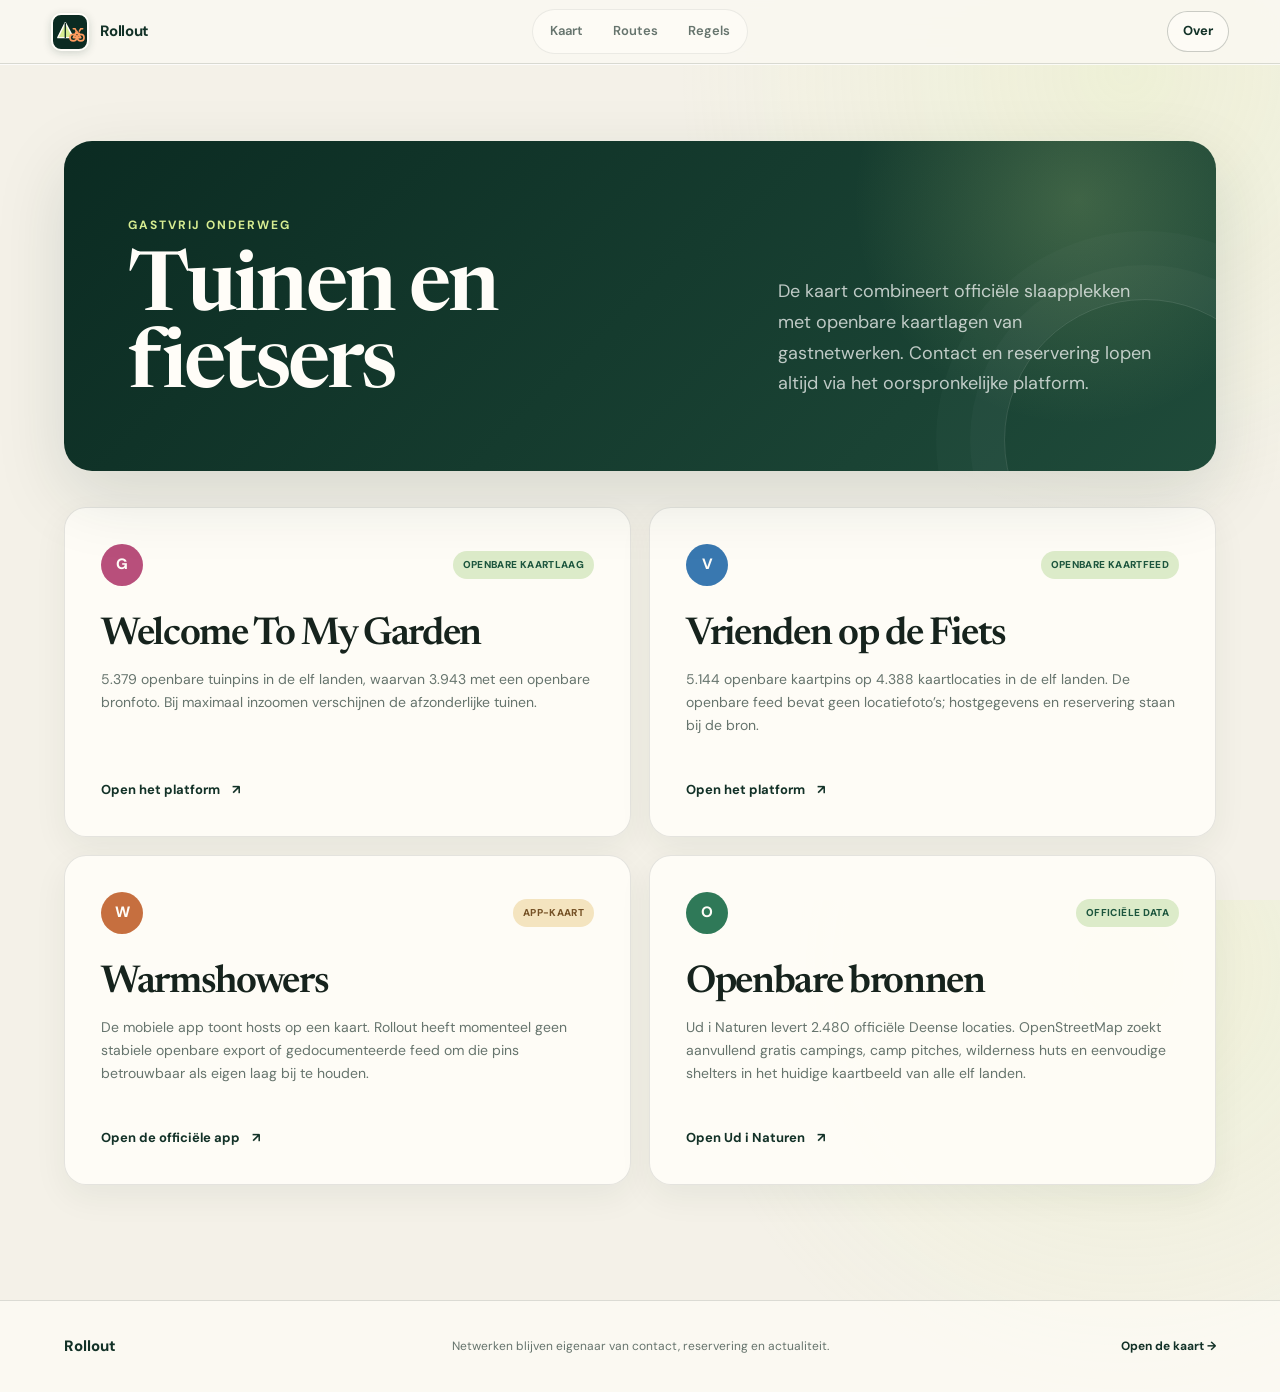
<file: netwerken.html>
<!doctype html>
<html lang="nl">
  <head>
    <meta charset="UTF-8" />
    <meta name="viewport" content="width=device-width, initial-scale=1.0, maximum-scale=1.0, user-scalable=no, viewport-fit=cover" />
    <title>Netwerken | Rollout</title>
    <meta name="theme-color" content="#123127" />
    <meta name="apple-mobile-web-app-capable" content="yes" />
    <meta name="apple-mobile-web-app-status-bar-style" content="black" />
    <link rel="manifest" href="manifest.webmanifest" />
    <link rel="apple-touch-icon" href="apple-touch-icon.png" />
    <link rel="icon" href="favicon.svg?v=20260615-2" type="image/svg+xml" />
    <link rel="preconnect" href="https://fonts.googleapis.com" />
    <link rel="preconnect" href="https://fonts.gstatic.com" crossorigin />
    <link href="https://fonts.googleapis.com/css2?family=DM+Sans:wght@400;500;600;700&amp;family=Newsreader:opsz,wght@6..72,500;6..72,600&amp;display=swap" rel="stylesheet" />
    <link rel="stylesheet" href="styles.css?v=20260616-3" />
  </head>
  <body>
    <header class="site-header">
      <a class="brand" href="index.html" aria-label="Rollout kaart"><svg class="brand-mark" viewBox="0 0 64 64" aria-hidden="true"><path class="logo-tent" d="M6 44 22 12l17 32Z"/><path class="logo-door" d="M22 13v31"/><circle class="logo-wheel" cx="39" cy="44" r="7"/><circle class="logo-wheel" cx="55" cy="44" r="7"/><path class="logo-bike" d="m39 44 7-14 9 14H39l5-9h8m-7-5-2-5h-4m13 5 3-5h4"/></svg><span>Rollout</span></a>
      <nav aria-label="Hoofdnavigatie"><a href="index.html">Kaart</a><a href="routebronnen.html">Routes</a><a href="regels.html">Regels</a></nav>
      <a class="header-action" href="over.html">Over</a>
    </header>
    <main class="info-main">
      <section class="info-hero"><div><p class="eyebrow">Gastvrij onderweg</p><h1>Tuinen en fietsers</h1></div><p>De kaart combineert officiële slaapplekken met openbare kaartlagen van gastnetwerken. Contact en reservering lopen altijd via het oorspronkelijke platform.</p></section>
      <section class="info-content info-card-grid">
        <article class="info-card"><div class="card-topline"><span class="network-monogram network-wtmg">G</span><span class="status-chip status-good">Openbare kaartlaag</span></div><h2>Welcome To My Garden</h2><p>5.379 openbare tuinpins in de elf landen, waarvan 3.943 met een openbare bronfoto. Bij maximaal inzoomen verschijnen de afzonderlijke tuinen.</p><a class="info-link" href="https://welcometomygarden.org/nl/explore" target="_blank" rel="noreferrer">Open het platform <span>↗</span></a></article>
        <article class="info-card"><div class="card-topline"><span class="network-monogram network-vodf">V</span><span class="status-chip status-good">Openbare kaartfeed</span></div><h2>Vrienden op de Fiets</h2><p>5.144 openbare kaartpins op 4.388 kaartlocaties in de elf landen. De openbare feed bevat geen locatiefoto’s; hostgegevens en reservering staan bij de bron.</p><a class="info-link" href="https://www.vriendenopdefiets.nl/zoek-een-logeeradres" target="_blank" rel="noreferrer">Open het platform <span>↗</span></a></article>
        <article class="info-card"><div class="card-topline"><span class="network-monogram network-ws">W</span><span class="status-chip status-mixed">App-kaart</span></div><h2>Warmshowers</h2><p>De mobiele app toont hosts op een kaart. Rollout heeft momenteel geen stabiele openbare export of gedocumenteerde feed om die pins betrouwbaar als eigen laag bij te houden.</p><a class="info-link" href="https://play.google.com/store/apps/details?id=org.warmshowers.app" target="_blank" rel="noreferrer">Open de officiële app <span>↗</span></a></article>
        <article class="info-card"><div class="card-topline"><span class="network-monogram network-open">O</span><span class="status-chip status-good">Officiële data</span></div><h2>Openbare bronnen</h2><p>Ud i Naturen levert 2.480 officiële Deense locaties. OpenStreetMap zoekt aanvullend gratis campings, camp pitches, wilderness huts en eenvoudige shelters in het huidige kaartbeeld van alle elf landen.</p><a class="info-link" href="https://udinaturen.dk/kort" target="_blank" rel="noreferrer">Open Ud i Naturen <span>↗</span></a></article>
      </section>
    </main>
    <footer class="site-footer"><span>Rollout</span><p>Netwerken blijven eigenaar van contact, reservering en actualiteit.</p><a href="index.html">Open de kaart <span>→</span></a></footer>
    <script src="pwa.js?v=20260616-3"></script>
  </body>
</html>
</file>
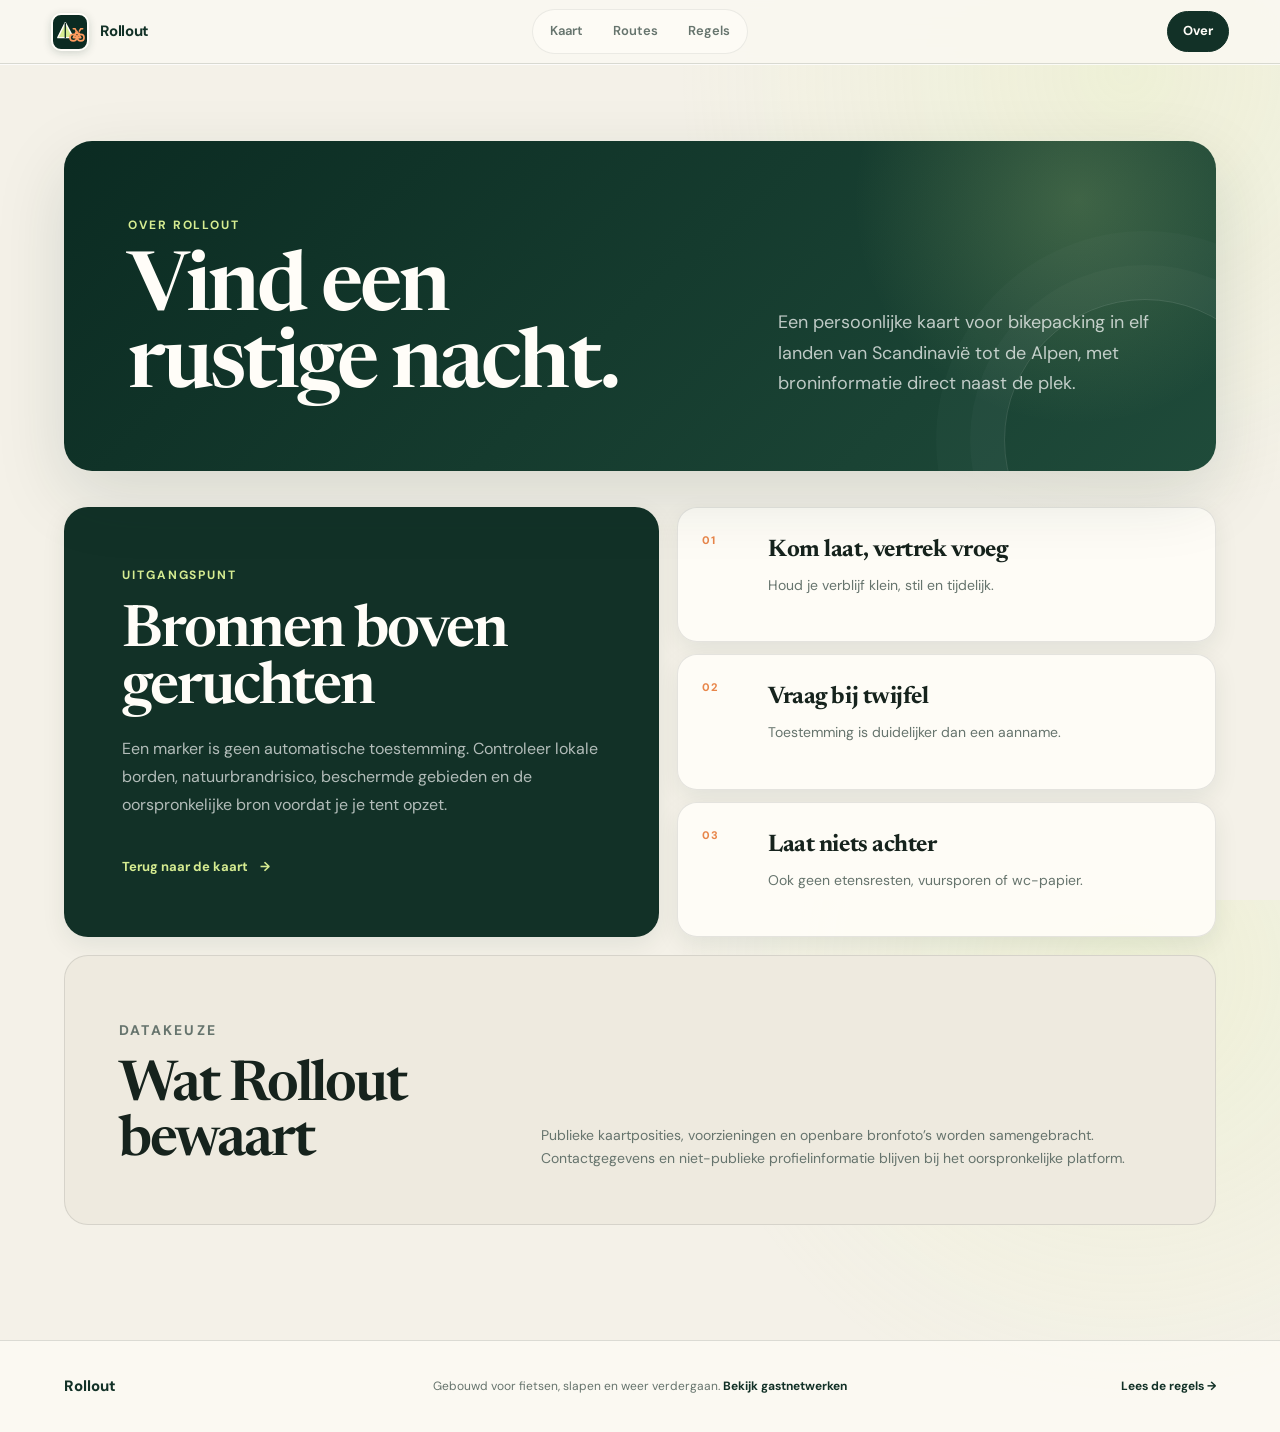
<file: over.html>
<!doctype html>
<html lang="nl">
  <head>
    <meta charset="UTF-8" />
    <meta name="viewport" content="width=device-width, initial-scale=1.0, maximum-scale=1.0, user-scalable=no, viewport-fit=cover" />
    <title>Over | Rollout</title>
    <meta name="theme-color" content="#123127" />
    <meta name="apple-mobile-web-app-capable" content="yes" />
    <meta name="apple-mobile-web-app-status-bar-style" content="black" />
    <link rel="manifest" href="manifest.webmanifest" />
    <link rel="apple-touch-icon" href="apple-touch-icon.png" />
    <link rel="icon" href="favicon.svg?v=20260615-2" type="image/svg+xml" />
    <link rel="preconnect" href="https://fonts.googleapis.com" />
    <link rel="preconnect" href="https://fonts.gstatic.com" crossorigin />
    <link href="https://fonts.googleapis.com/css2?family=DM+Sans:wght@400;500;600;700&amp;family=Newsreader:opsz,wght@6..72,500;6..72,600&amp;display=swap" rel="stylesheet" />
    <link rel="stylesheet" href="styles.css?v=20260616-3" />
  </head>
  <body>
    <header class="site-header">
      <a class="brand" href="index.html" aria-label="Rollout kaart"><svg class="brand-mark" viewBox="0 0 64 64" aria-hidden="true"><path class="logo-tent" d="M6 44 22 12l17 32Z"/><path class="logo-door" d="M22 13v31"/><circle class="logo-wheel" cx="39" cy="44" r="7"/><circle class="logo-wheel" cx="55" cy="44" r="7"/><path class="logo-bike" d="m39 44 7-14 9 14H39l5-9h8m-7-5-2-5h-4m13 5 3-5h4"/></svg><span>Rollout</span></a>
      <nav aria-label="Hoofdnavigatie"><a href="index.html">Kaart</a><a href="routebronnen.html">Routes</a><a href="regels.html">Regels</a></nav>
      <a class="header-action" href="over.html" aria-current="page">Over</a>
    </header>
    <main class="info-main">
      <section class="info-hero"><div><p class="eyebrow">Over Rollout</p><h1>Vind een rustige nacht.</h1></div><p>Een persoonlijke kaart voor bikepacking in elf landen van Scandinavië tot de Alpen, met broninformatie direct naast de plek.</p></section>
      <section class="info-content about-grid">
        <article class="info-note"><p class="eyebrow">Uitgangspunt</p><h2>Bronnen boven geruchten</h2><p>Een marker is geen automatische toestemming. Controleer lokale borden, natuurbrandrisico, beschermde gebieden en de oorspronkelijke bron voordat je je tent opzet.</p><a class="info-link" href="index.html">Terug naar de kaart <span>→</span></a></article>
        <div class="about-principles">
          <article><span>01</span><div><h3>Kom laat, vertrek vroeg</h3><p>Houd je verblijf klein, stil en tijdelijk.</p></div></article>
          <article><span>02</span><div><h3>Vraag bij twijfel</h3><p>Toestemming is duidelijker dan een aanname.</p></div></article>
          <article><span>03</span><div><h3>Laat niets achter</h3><p>Ook geen etensresten, vuursporen of wc-papier.</p></div></article>
        </div>
        <article class="data-note"><p class="eyebrow">Datakeuze</p><h2>Wat Rollout bewaart</h2><p>Publieke kaartposities, voorzieningen en openbare bronfoto’s worden samengebracht. Contactgegevens en niet-publieke profielinformatie blijven bij het oorspronkelijke platform.</p></article>
      </section>
    </main>
    <footer class="site-footer"><span>Rollout</span><p>Gebouwd voor fietsen, slapen en weer verdergaan. <a href="netwerken.html">Bekijk gastnetwerken</a></p><a href="regels.html">Lees de regels <span>→</span></a></footer>
    <script src="pwa.js?v=20260616-3"></script>
  </body>
</html>
</file>
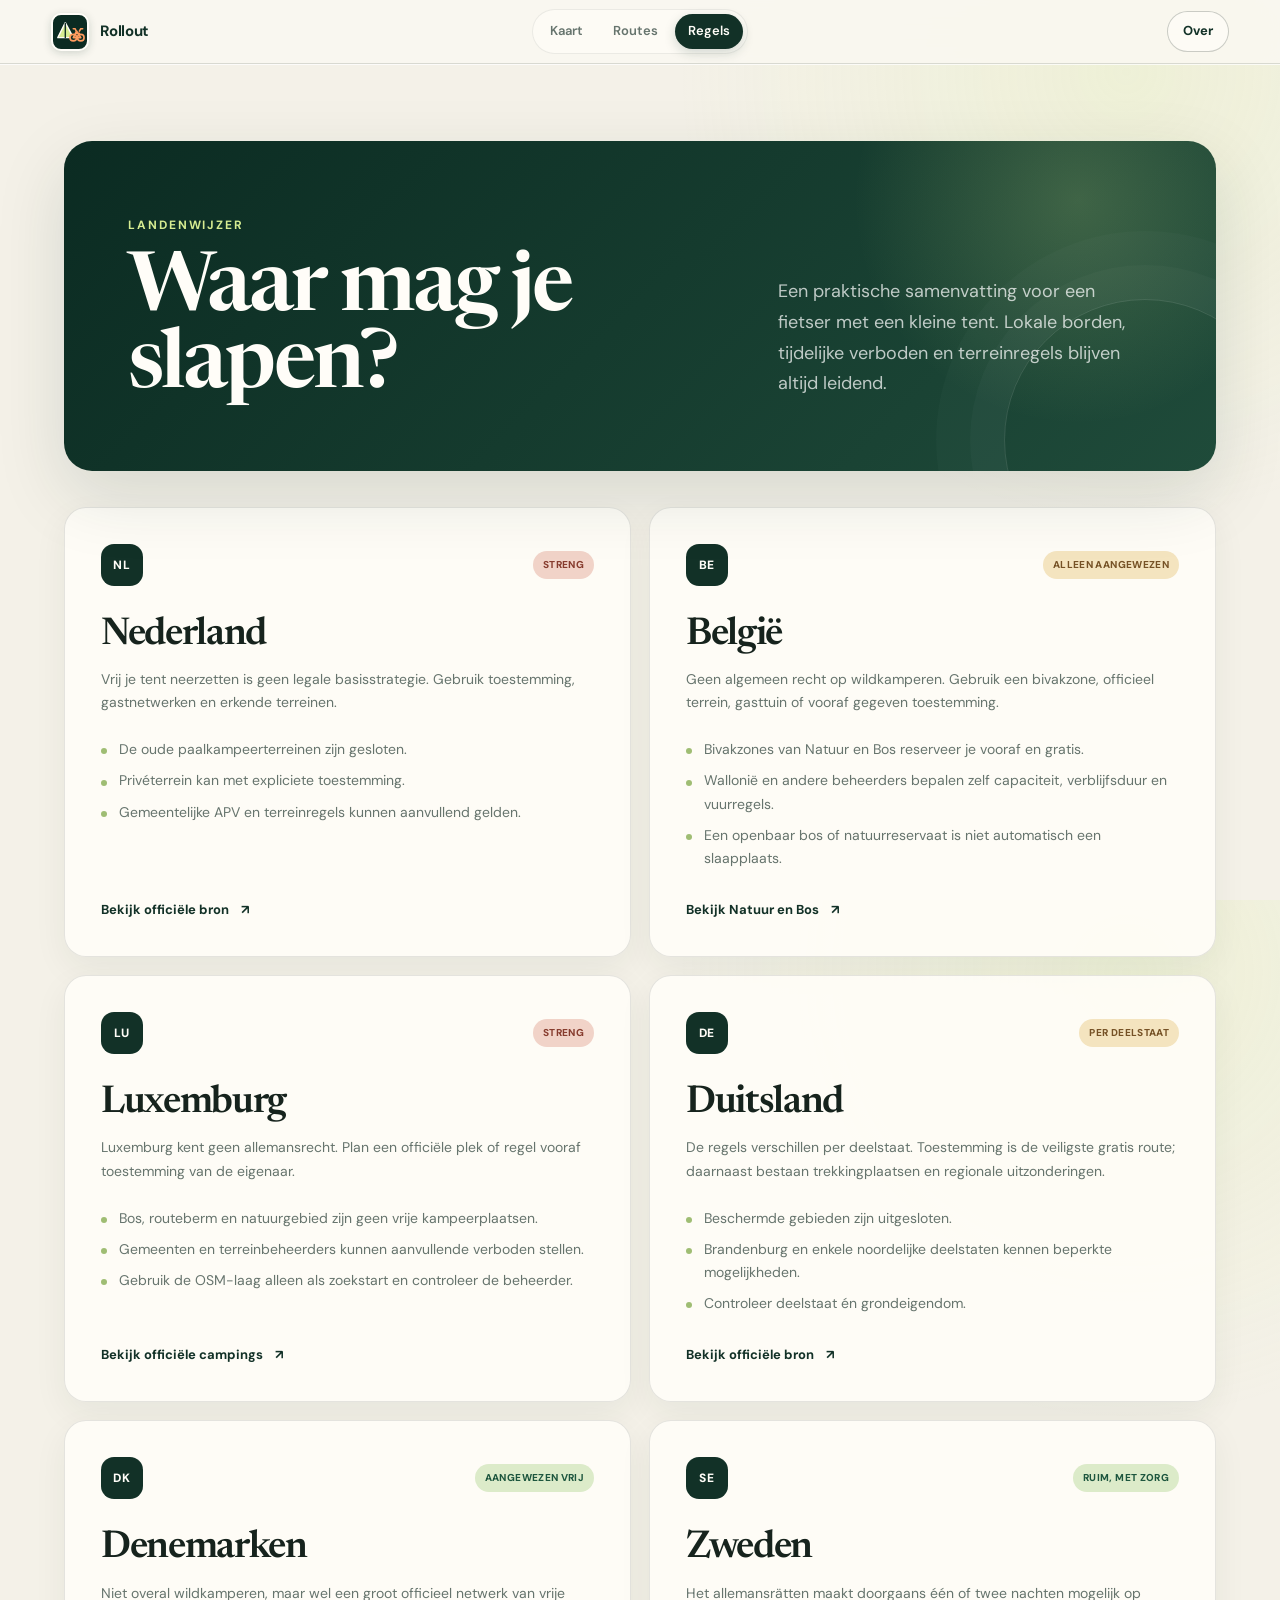
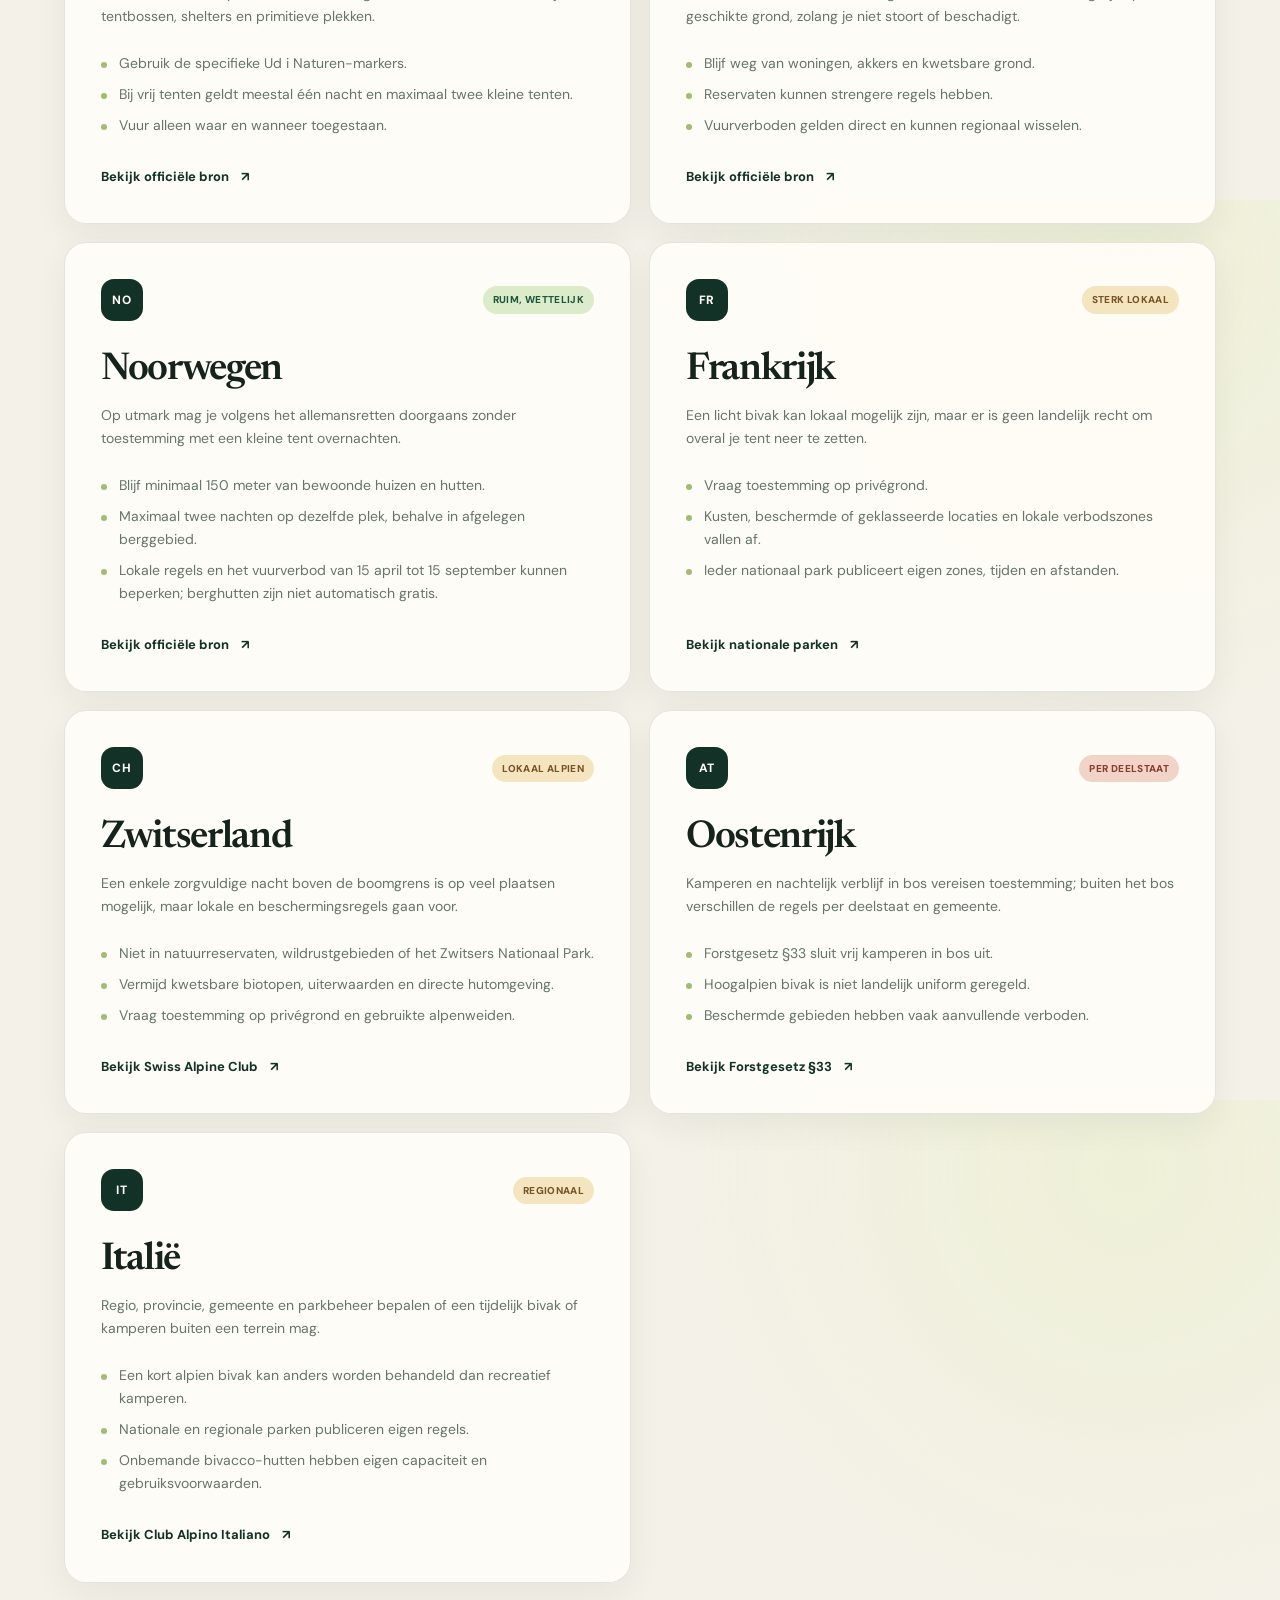
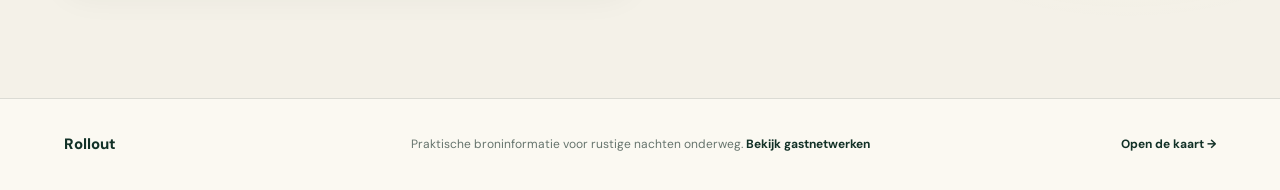
<file: regels.html>
<!doctype html>
<html lang="nl">
  <head>
    <meta charset="UTF-8" />
    <meta name="viewport" content="width=device-width, initial-scale=1.0, maximum-scale=1.0, user-scalable=no, viewport-fit=cover" />
    <title>Regels | Rollout</title>
    <meta name="theme-color" content="#123127" />
    <meta name="apple-mobile-web-app-capable" content="yes" />
    <meta name="apple-mobile-web-app-status-bar-style" content="black" />
    <link rel="manifest" href="manifest.webmanifest" />
    <link rel="apple-touch-icon" href="apple-touch-icon.png" />
    <link rel="icon" href="favicon.svg?v=20260615-2" type="image/svg+xml" />
    <link rel="preconnect" href="https://fonts.googleapis.com" />
    <link rel="preconnect" href="https://fonts.gstatic.com" crossorigin />
    <link href="https://fonts.googleapis.com/css2?family=DM+Sans:wght@400;500;600;700&amp;family=Newsreader:opsz,wght@6..72,500;6..72,600&amp;display=swap" rel="stylesheet" />
    <link rel="stylesheet" href="styles.css?v=20260616-3" />
  </head>
  <body>
    <header class="site-header">
      <a class="brand" href="index.html" aria-label="Rollout kaart">
        <svg class="brand-mark" viewBox="0 0 64 64" aria-hidden="true"><path class="logo-tent" d="M6 44 22 12l17 32Z"/><path class="logo-door" d="M22 13v31"/><circle class="logo-wheel" cx="39" cy="44" r="7"/><circle class="logo-wheel" cx="55" cy="44" r="7"/><path class="logo-bike" d="m39 44 7-14 9 14H39l5-9h8m-7-5-2-5h-4m13 5 3-5h4"/></svg>
        <span>Rollout</span>
      </a>
      <nav aria-label="Hoofdnavigatie"><a href="index.html">Kaart</a><a href="routebronnen.html">Routes</a><a href="regels.html" aria-current="page">Regels</a></nav>
      <a class="header-action" href="over.html">Over</a>
    </header>
    <main class="info-main">
      <section class="info-hero">
        <div><p class="eyebrow">Landenwijzer</p><h1>Waar mag je slapen?</h1></div>
        <p>Een praktische samenvatting voor een fietser met een kleine tent. Lokale borden, tijdelijke verboden en terreinregels blijven altijd leidend.</p>
      </section>
      <section class="info-content info-card-grid">
        <article class="info-card"><div class="card-topline"><span class="country-code">NL</span><span class="status-chip status-strict">Streng</span></div><h2>Nederland</h2><p>Vrij je tent neerzetten is geen legale basisstrategie. Gebruik toestemming, gastnetwerken en erkende terreinen.</p><ul><li>De oude paalkampeerterreinen zijn gesloten.</li><li>Privéterrein kan met expliciete toestemming.</li><li>Gemeentelijke APV en terreinregels kunnen aanvullend gelden.</li></ul><a class="info-link" href="https://www.staatsbosbeheer.nl/wat-we-doen/nieuws/2020/05/sluiten-paalkampeerterreinen" target="_blank" rel="noreferrer">Bekijk officiële bron <span>↗</span></a></article>
        <article class="info-card"><div class="card-topline"><span class="country-code">BE</span><span class="status-chip status-mixed">Alleen aangewezen</span></div><h2>België</h2><p>Geen algemeen recht op wildkamperen. Gebruik een bivakzone, officieel terrein, gasttuin of vooraf gegeven toestemming.</p><ul><li>Bivakzones van Natuur en Bos reserveer je vooraf en gratis.</li><li>Wallonië en andere beheerders bepalen zelf capaciteit, verblijfsduur en vuurregels.</li><li>Een openbaar bos of natuurreservaat is niet automatisch een slaapplaats.</li></ul><a class="info-link" href="https://natuurenbos.be/activiteiten/bivakzone" target="_blank" rel="noreferrer">Bekijk Natuur en Bos <span>↗</span></a></article>
        <article class="info-card"><div class="card-topline"><span class="country-code">LU</span><span class="status-chip status-strict">Streng</span></div><h2>Luxemburg</h2><p>Luxemburg kent geen allemansrecht. Plan een officiële plek of regel vooraf toestemming van de eigenaar.</p><ul><li>Bos, routeberm en natuurgebied zijn geen vrije kampeerplaatsen.</li><li>Gemeenten en terreinbeheerders kunnen aanvullende verboden stellen.</li><li>Gebruik de OSM-laag alleen als zoekstart en controleer de beheerder.</li></ul><a class="info-link" href="https://www.visitluxembourg.com/plan-your-stay/stay/camping" target="_blank" rel="noreferrer">Bekijk officiële campings <span>↗</span></a></article>
        <article class="info-card"><div class="card-topline"><span class="country-code">DE</span><span class="status-chip status-mixed">Per deelstaat</span></div><h2>Duitsland</h2><p>De regels verschillen per deelstaat. Toestemming is de veiligste gratis route; daarnaast bestaan trekkingplaatsen en regionale uitzonderingen.</p><ul><li>Beschermde gebieden zijn uitgesloten.</li><li>Brandenburg en enkele noordelijke deelstaten kennen beperkte mogelijkheden.</li><li>Controleer deelstaat én grondeigendom.</li></ul><a class="info-link" href="https://www.gesetze-im-internet.de/bnatschg_2009/__59.html" target="_blank" rel="noreferrer">Bekijk officiële bron <span>↗</span></a></article>
        <article class="info-card"><div class="card-topline"><span class="country-code">DK</span><span class="status-chip status-good">Aangewezen vrij</span></div><h2>Denemarken</h2><p>Niet overal wildkamperen, maar wel een groot officieel netwerk van vrije tentbossen, shelters en primitieve plekken.</p><ul><li>Gebruik de specifieke Ud i Naturen-markers.</li><li>Bij vrij tenten geldt meestal één nacht en maximaal twee kleine tenten.</li><li>Vuur alleen waar en wanneer toegestaan.</li></ul><a class="info-link" href="https://eng.naturstyrelsen.dk/experience-nature/sleeping-outside-in-nature" target="_blank" rel="noreferrer">Bekijk officiële bron <span>↗</span></a></article>
        <article class="info-card"><div class="card-topline"><span class="country-code">SE</span><span class="status-chip status-good">Ruim, met zorg</span></div><h2>Zweden</h2><p>Het allemansrätten maakt doorgaans één of twee nachten mogelijk op geschikte grond, zolang je niet stoort of beschadigt.</p><ul><li>Blijf weg van woningen, akkers en kwetsbare grond.</li><li>Reservaten kunnen strengere regels hebben.</li><li>Vuurverboden gelden direct en kunnen regionaal wisselen.</li></ul><a class="info-link" href="https://www.naturvardsverket.se/en/topics/the-right-of-public-access/activities-and-places/camping--tents/" target="_blank" rel="noreferrer">Bekijk officiële bron <span>↗</span></a></article>
        <article class="info-card"><div class="card-topline"><span class="country-code">NO</span><span class="status-chip status-good">Ruim, wettelijk</span></div><h2>Noorwegen</h2><p>Op utmark mag je volgens het allemansretten doorgaans zonder toestemming met een kleine tent overnachten.</p><ul><li>Blijf minimaal 150 meter van bewoonde huizen en hutten.</li><li>Maximaal twee nachten op dezelfde plek, behalve in afgelegen berggebied.</li><li>Lokale regels en het vuurverbod van 15 april tot 15 september kunnen beperken; berghutten zijn niet automatisch gratis.</li></ul><a class="info-link" href="https://www.environmentagency.no/areas-of-activity/right-to-roam/camping/" target="_blank" rel="noreferrer">Bekijk officiële bron <span>↗</span></a></article>
        <article class="info-card"><div class="card-topline"><span class="country-code">FR</span><span class="status-chip status-mixed">Sterk lokaal</span></div><h2>Frankrijk</h2><p>Een licht bivak kan lokaal mogelijk zijn, maar er is geen landelijk recht om overal je tent neer te zetten.</p><ul><li>Vraag toestemming op privégrond.</li><li>Kusten, beschermde of geklasseerde locaties en lokale verbodszones vallen af.</li><li>Ieder nationaal park publiceert eigen zones, tijden en afstanden.</li></ul><a class="info-link" href="https://www.parcsnationaux.fr/" target="_blank" rel="noreferrer">Bekijk nationale parken <span>↗</span></a></article>
        <article class="info-card"><div class="card-topline"><span class="country-code">CH</span><span class="status-chip status-mixed">Lokaal alpien</span></div><h2>Zwitserland</h2><p>Een enkele zorgvuldige nacht boven de boomgrens is op veel plaatsen mogelijk, maar lokale en beschermingsregels gaan voor.</p><ul><li>Niet in natuurreservaten, wildrustgebieden of het Zwitsers Nationaal Park.</li><li>Vermijd kwetsbare biotopen, uiterwaarden en directe hutomgeving.</li><li>Vraag toestemming op privégrond en gebruikte alpenweiden.</li></ul><a class="info-link" href="https://www.sac-cas.ch/de/umwelt/bergsport-und-umwelt/campieren-und-biwakieren/" target="_blank" rel="noreferrer">Bekijk Swiss Alpine Club <span>↗</span></a></article>
        <article class="info-card"><div class="card-topline"><span class="country-code">AT</span><span class="status-chip status-strict">Per deelstaat</span></div><h2>Oostenrijk</h2><p>Kamperen en nachtelijk verblijf in bos vereisen toestemming; buiten het bos verschillen de regels per deelstaat en gemeente.</p><ul><li>Forstgesetz §33 sluit vrij kamperen in bos uit.</li><li>Hoogalpien bivak is niet landelijk uniform geregeld.</li><li>Beschermde gebieden hebben vaak aanvullende verboden.</li></ul><a class="info-link" href="https://www.ris.bka.gv.at/NormDokument.wxe?Abfrage=Bundesnormen&amp;Gesetzesnummer=10010371&amp;Paragraf=33" target="_blank" rel="noreferrer">Bekijk Forstgesetz §33 <span>↗</span></a></article>
        <article class="info-card"><div class="card-topline"><span class="country-code">IT</span><span class="status-chip status-mixed">Regionaal</span></div><h2>Italië</h2><p>Regio, provincie, gemeente en parkbeheer bepalen of een tijdelijk bivak of kamperen buiten een terrein mag.</p><ul><li>Een kort alpien bivak kan anders worden behandeld dan recreatief kamperen.</li><li>Nationale en regionale parken publiceren eigen regels.</li><li>Onbemande bivacco-hutten hebben eigen capaciteit en gebruiksvoorwaarden.</li></ul><a class="info-link" href="https://www.cai.it/" target="_blank" rel="noreferrer">Bekijk Club Alpino Italiano <span>↗</span></a></article>
      </section>
    </main>
    <footer class="site-footer"><span>Rollout</span><p>Praktische broninformatie voor rustige nachten onderweg. <a href="netwerken.html">Bekijk gastnetwerken</a></p><a href="index.html">Open de kaart <span>→</span></a></footer>
    <script src="pwa.js?v=20260616-3"></script>
  </body>
</html>
</file>
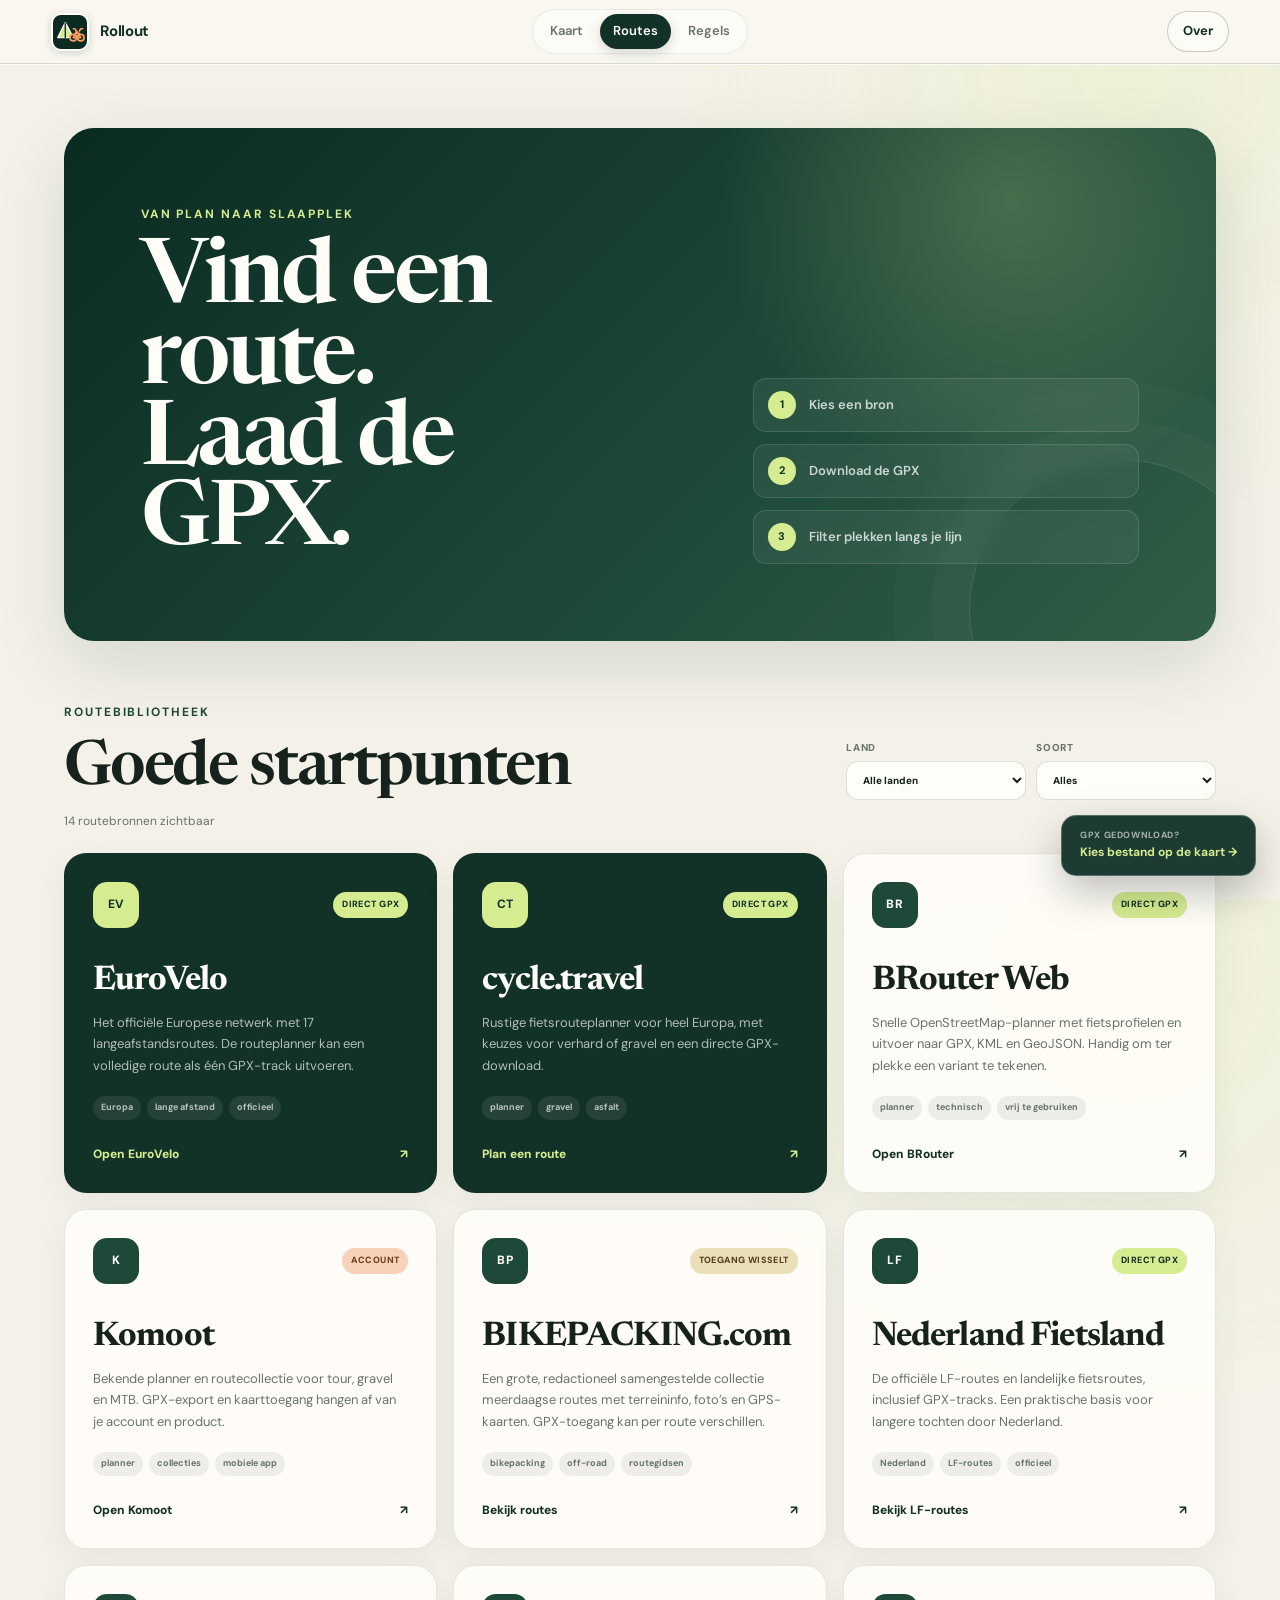
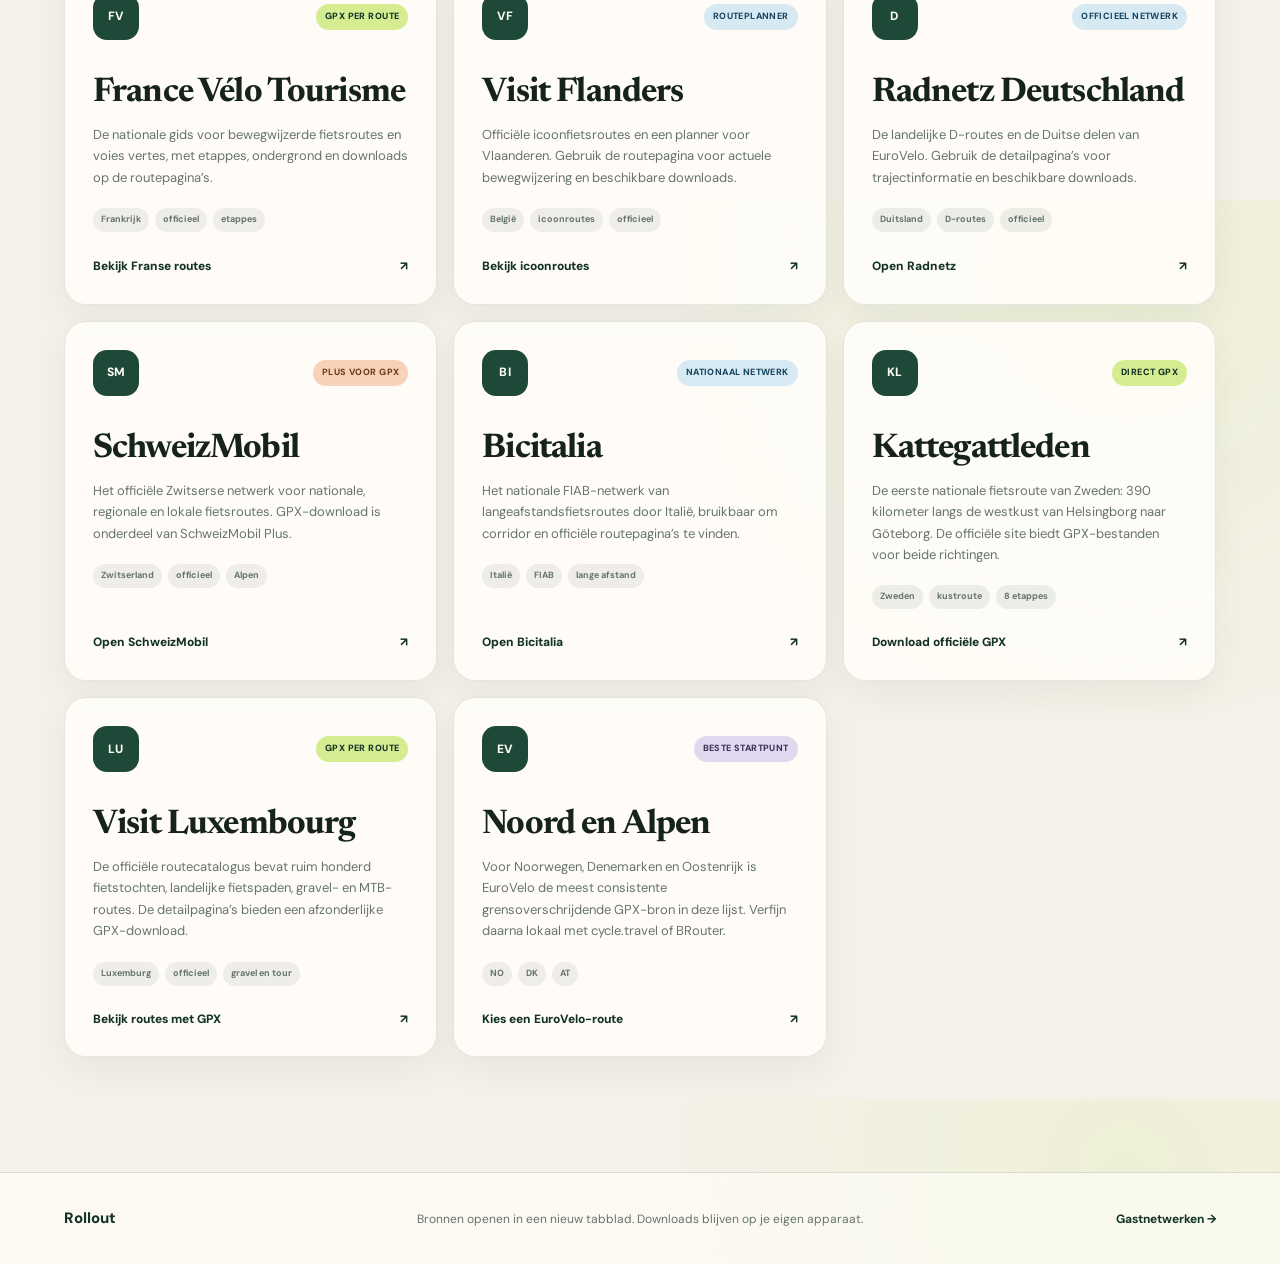
<file: routebronnen.html>
<!doctype html>
<html lang="nl">
  <head>
    <meta charset="UTF-8" />
    <meta name="viewport" content="width=device-width, initial-scale=1.0, maximum-scale=1.0, user-scalable=no, viewport-fit=cover" />
    <meta name="description" content="Vind fiets- en bikepackingroutes, download een GPX en filter Rollout op slaapplekken langs je route." />
    <title>Routes | Rollout</title>
    <meta name="theme-color" content="#123127" />
    <meta name="apple-mobile-web-app-capable" content="yes" />
    <meta name="apple-mobile-web-app-status-bar-style" content="black" />
    <link rel="manifest" href="manifest.webmanifest" />
    <link rel="apple-touch-icon" href="apple-touch-icon.png" />
    <link rel="icon" href="favicon.svg?v=20260615-2" type="image/svg+xml" />
    <link rel="preconnect" href="https://fonts.googleapis.com" />
    <link rel="preconnect" href="https://fonts.gstatic.com" crossorigin />
    <link href="https://fonts.googleapis.com/css2?family=DM+Sans:wght@400;500;600;700&amp;family=Newsreader:opsz,wght@6..72,500;6..72,600&amp;display=swap" rel="stylesheet" />
    <link rel="stylesheet" href="styles.css?v=20260616-3" />
  </head>
  <body class="route-sources-page">
    <header class="site-header">
      <a class="brand" href="index.html" aria-label="Rollout kaart">
        <svg class="brand-mark" viewBox="0 0 64 64" aria-hidden="true"><path class="logo-tent" d="M6 44 22 12l17 32Z" /><path class="logo-door" d="M22 13v31" /><circle class="logo-wheel" cx="39" cy="44" r="7" /><circle class="logo-wheel" cx="55" cy="44" r="7" /><path class="logo-bike" d="m39 44 7-14 9 14H39l5-9h8m-7-5-2-5h-4m13 5 3-5h4" /></svg>
        <span>Rollout</span>
      </a>
      <nav aria-label="Hoofdnavigatie"><a href="index.html">Kaart</a><a href="routebronnen.html" aria-current="page">Routes</a><a href="regels.html">Regels</a></nav>
      <a class="header-action" href="over.html">Over</a>
    </header>

    <main class="route-sources-main">
      <section class="route-sources-hero">
        <div>
          <p class="eyebrow">Van plan naar slaapplek</p>
          <h1>Vind een route.<br />Laad de GPX.</h1>
        </div>
        <div class="route-workflow" aria-label="Werkwijze">
          <span><b>1</b> Kies een bron</span>
          <span><b>2</b> Download de GPX</span>
          <span><b>3</b> Filter plekken langs je lijn</span>
        </div>
      </section>

      <section class="route-source-content">
        <div class="route-source-toolbar">
          <div>
            <p class="eyebrow">Routebibliotheek</p>
            <h2>Goede startpunten</h2>
          </div>
          <div class="route-source-filters" aria-label="Routebronnen filteren">
            <label>Land
              <select id="route-country-filter">
                <option value="all">Alle landen</option><option value="NL">Nederland</option><option value="BE">België</option><option value="LU">Luxemburg</option><option value="DE">Duitsland</option><option value="DK">Denemarken</option><option value="SE">Zweden</option><option value="NO">Noorwegen</option><option value="FR">Frankrijk</option><option value="CH">Zwitserland</option><option value="AT">Oostenrijk</option><option value="IT">Italië</option>
              </select>
            </label>
            <label>Soort
              <select id="route-type-filter"><option value="all">Alles</option><option value="official">Officiële routes</option><option value="planner">Zelf plannen</option><option value="curated">Bikepackingcollecties</option></select>
            </label>
          </div>
        </div>
        <p class="route-result-count" id="route-result-count" aria-live="polite"></p>

        <div class="route-source-grid" id="route-source-grid">
          <article class="route-source-card route-source-featured" data-countries="NL BE LU DE DK SE NO FR CH AT IT" data-type="official">
            <div class="route-card-top"><span class="route-source-logo">EV</span><span class="route-badge badge-gpx">Direct GPX</span></div><h3>EuroVelo</h3><p>Het officiële Europese netwerk met 17 langeafstandsroutes. De routeplanner kan een volledige route als één GPX-track uitvoeren.</p><div class="route-tags"><span>Europa</span><span>lange afstand</span><span>officieel</span></div><a href="https://en.eurovelo.com/" target="_blank" rel="noreferrer">Open EuroVelo <span>↗</span></a>
          </article>
          <article class="route-source-card route-source-featured" data-countries="NL BE LU DE DK SE NO FR CH AT IT" data-type="planner">
            <div class="route-card-top"><span class="route-source-logo">CT</span><span class="route-badge badge-gpx">Direct GPX</span></div><h3>cycle.travel</h3><p>Rustige fietsrouteplanner voor heel Europa, met keuzes voor verhard of gravel en een directe GPX-download.</p><div class="route-tags"><span>planner</span><span>gravel</span><span>asfalt</span></div><a href="https://cycle.travel/map" target="_blank" rel="noreferrer">Plan een route <span>↗</span></a>
          </article>
          <article class="route-source-card" data-countries="NL BE LU DE DK SE NO FR CH AT IT" data-type="planner">
            <div class="route-card-top"><span class="route-source-logo">BR</span><span class="route-badge badge-gpx">Direct GPX</span></div><h3>BRouter Web</h3><p>Snelle OpenStreetMap-planner met fietsprofielen en uitvoer naar GPX, KML en GeoJSON. Handig om ter plekke een variant te tekenen.</p><div class="route-tags"><span>planner</span><span>technisch</span><span>vrij te gebruiken</span></div><a href="https://brouter.de/brouter-web/" target="_blank" rel="noreferrer">Open BRouter <span>↗</span></a>
          </article>
          <article class="route-source-card" data-countries="NL BE LU DE DK SE NO FR CH AT IT" data-type="planner">
            <div class="route-card-top"><span class="route-source-logo">K</span><span class="route-badge badge-account">Account</span></div><h3>Komoot</h3><p>Bekende planner en routecollectie voor tour, gravel en MTB. GPX-export en kaarttoegang hangen af van je account en product.</p><div class="route-tags"><span>planner</span><span>collecties</span><span>mobiele app</span></div><a href="https://www.komoot.com/plan" target="_blank" rel="noreferrer">Open Komoot <span>↗</span></a>
          </article>
          <article class="route-source-card" data-countries="NL BE LU DE DK SE NO FR CH AT IT" data-type="curated">
            <div class="route-card-top"><span class="route-source-logo">BP</span><span class="route-badge badge-variable">Toegang wisselt</span></div><h3>BIKEPACKING.com</h3><p>Een grote, redactioneel samengestelde collectie meerdaagse routes met terreininfo, foto’s en GPS-kaarten. GPX-toegang kan per route verschillen.</p><div class="route-tags"><span>bikepacking</span><span>off-road</span><span>routegidsen</span></div><a href="https://bikepacking.com/bikepacking-routes/" target="_blank" rel="noreferrer">Bekijk routes <span>↗</span></a>
          </article>
          <article class="route-source-card" data-countries="NL" data-type="official">
            <div class="route-card-top"><span class="route-source-logo">LF</span><span class="route-badge badge-gpx">Direct GPX</span></div><h3>Nederland Fietsland</h3><p>De officiële LF-routes en landelijke fietsroutes, inclusief GPX-tracks. Een praktische basis voor langere tochten door Nederland.</p><div class="route-tags"><span>Nederland</span><span>LF-routes</span><span>officieel</span></div><a href="https://www.nederlandfietsland.nl/lf-routes/" target="_blank" rel="noreferrer">Bekijk LF-routes <span>↗</span></a>
          </article>
          <article class="route-source-card" data-countries="FR" data-type="official">
            <div class="route-card-top"><span class="route-source-logo">FV</span><span class="route-badge badge-gpx">GPX per route</span></div><h3>France Vélo Tourisme</h3><p>De nationale gids voor bewegwijzerde fietsroutes en voies vertes, met etappes, ondergrond en downloads op de routepagina’s.</p><div class="route-tags"><span>Frankrijk</span><span>officieel</span><span>etappes</span></div><a href="https://en.francevelotourisme.com/cycle-route" target="_blank" rel="noreferrer">Bekijk Franse routes <span>↗</span></a>
          </article>
          <article class="route-source-card" data-countries="BE" data-type="official">
            <div class="route-card-top"><span class="route-source-logo">VF</span><span class="route-badge badge-planner">Routeplanner</span></div><h3>Visit Flanders</h3><p>Officiële icoonfietsroutes en een planner voor Vlaanderen. Gebruik de routepagina voor actuele bewegwijzering en beschikbare downloads.</p><div class="route-tags"><span>België</span><span>icoonroutes</span><span>officieel</span></div><a href="https://www.visitflanders.com/en/discover-flanders/most-beautiful-cycle-routes" target="_blank" rel="noreferrer">Bekijk icoonroutes <span>↗</span></a>
          </article>
          <article class="route-source-card" data-countries="DE" data-type="official">
            <div class="route-card-top"><span class="route-source-logo">D</span><span class="route-badge badge-planner">Officieel netwerk</span></div><h3>Radnetz Deutschland</h3><p>De landelijke D-routes en de Duitse delen van EuroVelo. Gebruik de detailpagina’s voor trajectinformatie en beschikbare downloads.</p><div class="route-tags"><span>Duitsland</span><span>D-routes</span><span>officieel</span></div><a href="https://www.radnetz-deutschland.de/en.html" target="_blank" rel="noreferrer">Open Radnetz <span>↗</span></a>
          </article>
          <article class="route-source-card" data-countries="CH" data-type="official">
            <div class="route-card-top"><span class="route-source-logo">SM</span><span class="route-badge badge-account">Plus voor GPX</span></div><h3>SchweizMobil</h3><p>Het officiële Zwitserse netwerk voor nationale, regionale en lokale fietsroutes. GPX-download is onderdeel van SchweizMobil Plus.</p><div class="route-tags"><span>Zwitserland</span><span>officieel</span><span>Alpen</span></div><a href="https://schweizmobil.ch/en/cycling-in-switzerland" target="_blank" rel="noreferrer">Open SchweizMobil <span>↗</span></a>
          </article>
          <article class="route-source-card" data-countries="IT" data-type="official">
            <div class="route-card-top"><span class="route-source-logo">BI</span><span class="route-badge badge-planner">Nationaal netwerk</span></div><h3>Bicitalia</h3><p>Het nationale FIAB-netwerk van langeafstandsfietsroutes door Italië, bruikbaar om corridor en officiële routepagina’s te vinden.</p><div class="route-tags"><span>Italië</span><span>FIAB</span><span>lange afstand</span></div><a href="https://www.bicitalia.org/" target="_blank" rel="noreferrer">Open Bicitalia <span>↗</span></a>
          </article>
          <article class="route-source-card" data-countries="SE" data-type="official">
            <div class="route-card-top"><span class="route-source-logo">KL</span><span class="route-badge badge-gpx">Direct GPX</span></div><h3>Kattegattleden</h3><p>De eerste nationale fietsroute van Zweden: 390 kilometer langs de westkust van Helsingborg naar Göteborg. De officiële site biedt GPX-bestanden voor beide richtingen.</p><div class="route-tags"><span>Zweden</span><span>kustroute</span><span>8 etappes</span></div><a href="https://kattegattleden.hoodin.com/en/item/ladda-ner-gpx-filer-9/ws8jxpvouxsf02inl57oyen686qv3lba" target="_blank" rel="noreferrer">Download officiële GPX <span>↗</span></a>
          </article>
          <article class="route-source-card" data-countries="LU" data-type="official">
            <div class="route-card-top"><span class="route-source-logo">LU</span><span class="route-badge badge-gpx">GPX per route</span></div><h3>Visit Luxembourg</h3><p>De officiële routecatalogus bevat ruim honderd fietstochten, landelijke fietspaden, gravel- en MTB-routes. De detailpagina’s bieden een afzonderlijke GPX-download.</p><div class="route-tags"><span>Luxemburg</span><span>officieel</span><span>gravel en tour</span></div><a href="https://www.visitluxembourg.com/experience-luxembourg/nature-outdoors/cycling" target="_blank" rel="noreferrer">Bekijk routes met GPX <span>↗</span></a>
          </article>
          <article class="route-source-card" data-countries="NO DK AT" data-type="official">
            <div class="route-card-top"><span class="route-source-logo">EV</span><span class="route-badge badge-tip">Beste startpunt</span></div><h3>Noord en Alpen</h3><p>Voor Noorwegen, Denemarken en Oostenrijk is EuroVelo de meest consistente grensoverschrijdende GPX-bron in deze lijst. Verfijn daarna lokaal met cycle.travel of BRouter.</p><div class="route-tags"><span>NO</span><span>DK</span><span>AT</span></div><a href="https://en.eurovelo.com/" target="_blank" rel="noreferrer">Kies een EuroVelo-route <span>↗</span></a>
          </article>
        </div>
        <div class="route-empty" id="route-empty" hidden>Voor deze combinatie staat nog geen aparte bron in de lijst. EuroVelo, cycle.travel en BRouter werken wel in alle elf landen.</div>
      </section>
    </main>

    <a class="route-import-dock is-hidden" href="index.html?route=import"><span>GPX gedownload?</span><strong>Kies bestand op de kaart →</strong></a>
    <footer class="site-footer"><span>Rollout</span><p>Bronnen openen in een nieuw tabblad. Downloads blijven op je eigen apparaat.</p><a href="netwerken.html">Gastnetwerken <span>→</span></a></footer>
    <script src="routebronnen.js?v=20260615-2"></script>
    <script src="pwa.js?v=20260616-3"></script>
  </body>
</html>
</file>
<file: styles.css>
:root {
  --ink: #16231d;
  --muted: #66746d;
  --paper: #f4f1e8;
  --paper-deep: #e9e4d7;
  --white: #fffdf8;
  --forest: #1e4938;
  --forest-dark: #123127;
  --moss: #9fbd73;
  --lime: #d6ec91;
  --orange: #e8864a;
  --blue: #628d9a;
  --purple: #85729d;
  --line: rgba(22, 35, 29, 0.14);
  --line-strong: rgba(22, 35, 29, 0.22);
  --surface: #fffdf8;
  --surface-soft: #eeeadf;
  --shadow-sm: 0 8px 24px rgba(18, 49, 39, 0.08);
  --shadow: 0 24px 70px rgba(18, 49, 39, 0.13);
  --radius-sm: 12px;
  --radius-md: 18px;
  --radius-lg: 28px;
}

* {
  box-sizing: border-box;
}

.visually-hidden {
  position: absolute !important;
  width: 1px !important;
  height: 1px !important;
  padding: 0 !important;
  overflow: hidden !important;
  clip: rect(0, 0, 0, 0) !important;
  white-space: nowrap !important;
  border: 0 !important;
}

/* Leaflet's structural rules live locally so the map still works if the CDN stylesheet is blocked. */
.leaflet-pane,
.leaflet-tile,
.leaflet-marker-icon,
.leaflet-marker-shadow,
.leaflet-tile-container,
.leaflet-pane > svg,
.leaflet-pane > canvas,
.leaflet-image-layer,
.leaflet-layer {
  position: absolute;
  top: 0;
  left: 0;
}

.leaflet-container {
  overflow: hidden;
  touch-action: none;
  -webkit-tap-highlight-color: transparent;
}

.leaflet-tile,
.leaflet-marker-icon,
.leaflet-marker-shadow {
  -webkit-user-drag: none;
  user-select: none;
}

.leaflet-tile {
  visibility: hidden;
}

.leaflet-tile-loaded {
  visibility: inherit;
}

.leaflet-zoom-animated {
  transform-origin: 0 0;
}

.leaflet-pane { z-index: 400; }
.leaflet-tile-pane { z-index: 200; }
.leaflet-overlay-pane { z-index: 400; }
.leaflet-shadow-pane { z-index: 500; }
.leaflet-marker-pane { z-index: 600; }
.leaflet-tooltip-pane { z-index: 650; }
.leaflet-popup-pane { z-index: 700; }

.leaflet-top,
.leaflet-bottom {
  position: absolute;
  z-index: 1000;
  pointer-events: none;
}

.leaflet-top { top: 0; }
.leaflet-right { right: 0; }
.leaflet-bottom { bottom: 0; }
.leaflet-left { left: 0; }

.leaflet-control {
  position: relative;
  z-index: 800;
  float: left;
  clear: both;
  pointer-events: auto;
}

.leaflet-right .leaflet-control { float: right; }
.leaflet-top .leaflet-control { margin-top: 10px; }
.leaflet-bottom .leaflet-control { margin-bottom: 10px; }
.leaflet-left .leaflet-control { margin-left: 10px; }
.leaflet-right .leaflet-control { margin-right: 10px; }

.leaflet-control-zoom a {
  display: grid;
  width: 32px;
  height: 32px;
  place-items: center;
  border-bottom: 1px solid #ddd;
  color: var(--ink);
  background: var(--white);
  font-size: 20px;
  font-weight: 700;
  line-height: 1;
  text-decoration: none;
}

.leaflet-control-zoom a:first-child { border-radius: 7px 7px 0 0; }
.leaflet-control-zoom a:last-child { border: 0; border-radius: 0 0 7px 7px; }

.leaflet-control-attribution {
  padding: 2px 6px;
  color: #4f5a55;
  background: rgba(255, 255, 255, 0.82);
}

html {
  scroll-behavior: smooth;
  touch-action: manipulation;
  -webkit-text-size-adjust: 100%;
  text-size-adjust: 100%;
}

html,
body.map-app {
  height: 100%;
}

body.map-app {
  overflow: hidden;
  overscroll-behavior: none;
  touch-action: none;
}

body {
  margin: 0;
  color: var(--ink);
  background:
    radial-gradient(circle at 88% 8%, rgba(214, 236, 145, 0.2), transparent 28rem),
    var(--paper);
  font-family: "DM Sans", sans-serif;
  line-height: 1.55;
  -webkit-font-smoothing: antialiased;
  text-rendering: optimizeLegibility;
}

button,
a,
label,
select,
input {
  touch-action: manipulation;
}

button,
select,
input {
  font: inherit;
}

a {
  color: inherit;
}

:focus-visible {
  outline: 3px solid rgba(232, 134, 74, 0.72);
  outline-offset: 3px;
}

.site-header {
  position: sticky;
  z-index: 1000;
  top: 0;
  display: grid;
  grid-template-columns: 1fr auto 1fr;
  align-items: center;
  min-height: 64px;
  padding: 0 clamp(18px, 4vw, 64px);
  border-bottom: 1px solid var(--line);
  background: rgba(250, 248, 241, 0.9);
  box-shadow: 0 1px 0 rgba(255, 255, 255, 0.72);
  backdrop-filter: blur(20px) saturate(140%);
}

.brand {
  display: inline-flex;
  align-items: center;
  gap: 11px;
  width: fit-content;
  color: var(--forest-dark);
  font-size: 15px;
  font-weight: 700;
  letter-spacing: -0.02em;
  text-decoration: none;
}

.brand-mark {
  width: 38px;
  height: 38px;
  flex: 0 0 auto;
  overflow: visible;
  border-radius: 10px;
  border: 2px solid var(--white);
  background: #0b2b22;
  box-shadow: 0 2px 8px rgba(18, 49, 39, 0.18);
  padding: 2px;
}

.logo-tent,
.logo-door,
.logo-bike,
.logo-wheel {
  fill: none;
  stroke-linecap: round;
  stroke-linejoin: round;
}

.logo-tent {
  fill: var(--lime);
  stroke: var(--white);
  stroke-width: 3;
}
.logo-door {
  stroke: var(--forest-dark);
  stroke-width: 3;
}

.logo-bike,
.logo-wheel {
  stroke: #ff9b5e;
  stroke-width: 3.5;
}

.logo-wheel {
  fill: #0b2b22;
}

.map-main {
  height: calc(100dvh - 64px);
  overflow: hidden;
}

nav {
  display: flex;
  gap: 4px;
  padding: 4px;
  border: 1px solid rgba(22, 35, 29, 0.08);
  border-radius: 999px;
  background: rgba(255, 253, 248, 0.62);
}

nav a {
  position: relative;
  padding: 7px 13px;
  border-radius: 999px;
  color: var(--muted);
  font-size: 13px;
  font-weight: 600;
  text-decoration: none;
  transition: color 160ms ease, background 160ms ease;
}

nav a::after {
  display: none;
}

nav a:hover {
  color: var(--forest-dark);
  background: rgba(30, 73, 56, 0.07);
}

nav a[aria-current="page"] {
  color: var(--white);
  background: var(--forest-dark);
  box-shadow: 0 4px 12px rgba(18, 49, 39, 0.18);
}

.header-action {
  justify-self: end;
  padding: 9px 15px;
  border: 1px solid var(--line-strong);
  border-radius: 999px;
  color: var(--forest-dark);
  background: rgba(255, 253, 248, 0.6);
  font-size: 13px;
  font-weight: 700;
  text-decoration: none;
  cursor: pointer;
  transition: color 160ms ease, background 160ms ease, border-color 160ms ease;
}

.header-action:hover,
.header-action[aria-current="page"] {
  border-color: var(--forest-dark);
  color: var(--white);
  background: var(--forest-dark);
}

.hero {
  display: grid;
  grid-template-columns: minmax(0, 1.05fr) minmax(390px, 0.95fr);
  min-height: calc(100vh - 76px);
}

.hero-copy {
  display: flex;
  flex-direction: column;
  justify-content: center;
  padding: 8vw 7vw;
}

.eyebrow {
  margin: 0 0 18px;
  color: var(--forest);
  font-size: 12px;
  font-weight: 700;
  letter-spacing: 0.16em;
  text-transform: uppercase;
}

h1,
h2,
h3,
p {
  margin-top: 0;
}

h1,
h2 {
  font-family: "Newsreader", serif;
  font-weight: 600;
  line-height: 0.98;
  letter-spacing: -0.035em;
}

h1 {
  max-width: 760px;
  margin-bottom: 28px;
  font-size: clamp(64px, 7vw, 112px);
}

h1 em {
  color: var(--forest);
  font-weight: 500;
}

h2 {
  margin-bottom: 0;
  font-size: clamp(42px, 5vw, 72px);
}

.hero-intro {
  max-width: 620px;
  margin-bottom: 34px;
  color: var(--muted);
  font-size: clamp(17px, 1.5vw, 21px);
}

.hero-actions {
  display: flex;
  flex-wrap: wrap;
  gap: 12px;
}

.button {
  display: inline-flex;
  align-items: center;
  justify-content: center;
  min-height: 48px;
  padding: 0 22px;
  border: 0;
  border-radius: 999px;
  font-weight: 700;
  text-decoration: none;
  cursor: pointer;
  transition: transform 160ms ease, box-shadow 160ms ease, background 160ms ease;
}

.button:hover {
  transform: translateY(-2px);
}

.button-primary {
  color: var(--white);
  background: var(--forest);
  box-shadow: 0 10px 24px rgba(30, 73, 56, 0.22);
}

.button-primary:hover {
  background: var(--forest-dark);
}

.button-quiet {
  border: 1px solid var(--line);
  color: var(--forest);
  background: rgba(255, 255, 255, 0.4);
}

.hero-stats {
  display: flex;
  gap: 28px;
  margin-top: 52px;
  color: var(--muted);
  font-size: 13px;
}

.hero-stats span {
  display: flex;
  align-items: baseline;
  gap: 6px;
}

.hero-stats strong {
  color: var(--forest-dark);
  font-family: "Newsreader", serif;
  font-size: 30px;
}

.hero-visual {
  position: relative;
  min-height: 620px;
  overflow: hidden;
  background:
    linear-gradient(180deg, transparent 48%, rgba(12, 31, 23, 0.6) 100%),
    url("https://images.unsplash.com/photo-1448375240586-882707db888b?auto=format&fit=crop&w=1400&q=86") center/cover;
}

.hero-visual::before {
  position: absolute;
  inset: 0;
  content: "";
  background: linear-gradient(115deg, rgba(215, 236, 145, 0.12), transparent 48%);
}

.hero-photo-credit {
  position: absolute;
  right: 22px;
  bottom: 18px;
  color: rgba(255, 255, 255, 0.7);
  font-size: 10px;
  letter-spacing: 0.08em;
  text-transform: uppercase;
}

.weather-card {
  position: absolute;
  bottom: 54px;
  left: -46px;
  display: flex;
  align-items: center;
  gap: 16px;
  max-width: 360px;
  padding: 18px 22px;
  border: 1px solid rgba(255, 255, 255, 0.25);
  border-radius: 18px;
  color: var(--white);
  background: rgba(18, 49, 39, 0.85);
  box-shadow: var(--shadow);
  backdrop-filter: blur(12px);
}

.weather-icon {
  color: var(--lime);
  font-size: 36px;
}

.weather-card small,
.weather-card strong {
  display: block;
}

.weather-card small {
  margin-bottom: 2px;
  opacity: 0.72;
}

.weather-card strong {
  line-height: 1.25;
}

.map-section,
.country-section,
.source-section,
.principles {
  padding: 110px 4vw;
}

.map-section {
  position: relative;
  height: 100%;
  min-height: 0;
  scroll-margin-top: 64px;
  padding: 0;
  color: var(--white);
  background: var(--forest-dark);
}

.section-heading {
  display: grid;
  grid-template-columns: minmax(0, 1.4fr) minmax(280px, 0.6fr);
  align-items: end;
  gap: 80px;
  margin-bottom: 48px;
}

.section-heading > p {
  margin-bottom: 4px;
  color: var(--muted);
}

.map-heading .eyebrow {
  color: var(--lime);
}

.map-heading > p {
  color: rgba(255, 255, 255, 0.63);
}

.map-shell {
  position: relative;
  height: 100%;
  min-height: 0;
  overflow: hidden;
  overscroll-behavior: none;
  touch-action: none;
  background: #1b382d;
}

.map-sidebar {
  position: absolute;
  z-index: 1300;
  top: 72px;
  bottom: 20px;
  left: 20px;
  width: min(340px, calc(100% - 40px));
  padding: 22px 22px 28px;
  overflow-y: auto;
  overscroll-behavior: contain;
  touch-action: pan-y;
  -webkit-overflow-scrolling: touch;
  border: 1px solid rgba(255, 255, 255, 0.16);
  border-radius: 22px;
  background: rgba(14, 43, 34, 0.93);
  box-shadow: 0 24px 70px rgba(4, 18, 13, 0.38);
  backdrop-filter: blur(22px) saturate(130%);
  transform: translateX(calc(-100% - 40px));
  visibility: hidden;
  opacity: 0;
  transition: transform 220ms ease, opacity 180ms ease, visibility 220ms;
}

.map-sidebar.is-open {
  transform: translateX(0);
  visibility: visible;
  opacity: 1;
}

.map-sidebar.no-transition {
  transition: none;
}

.overlay-panel-heading {
  position: sticky;
  z-index: 4;
  top: -22px;
  display: flex;
  align-items: center;
  justify-content: space-between;
  gap: 20px;
  margin: -22px -22px 22px;
  padding: 22px 22px 18px;
  border-bottom: 1px solid rgba(255, 255, 255, 0.12);
  border-radius: 22px 22px 0 0;
  background: rgba(14, 43, 34, 0.97);
  backdrop-filter: blur(22px) saturate(130%);
}

.overlay-panel-heading span,
.overlay-panel-heading strong {
  display: block;
}

.overlay-panel-heading span {
  margin-bottom: 2px;
  color: var(--lime);
  font-size: 10px;
  font-weight: 700;
  letter-spacing: 0.1em;
  text-transform: uppercase;
}

.overlay-panel-heading strong {
  font-family: "Newsreader", serif;
  font-size: 26px;
  font-weight: 600;
  letter-spacing: -0.025em;
}

.overlay-close {
  display: grid;
  width: 36px;
  height: 36px;
  flex: 0 0 auto;
  place-items: center;
  border: 1px solid rgba(255, 255, 255, 0.17);
  border-radius: 50%;
  color: var(--white);
  background: rgba(255, 255, 255, 0.08);
  font-size: 24px;
  line-height: 1;
  cursor: pointer;
}

.map-actions {
  position: absolute;
  z-index: 1200;
  top: 18px;
  left: 20px;
  display: flex;
  gap: 8px;
}

.map-decision-actions {
  position: absolute;
  z-index: 1200;
  bottom: 20px;
  left: 20px;
  display: flex;
  align-items: center;
  gap: 9px;
}

.map-location-button,
.tonight-button {
  border: 1px solid rgba(255, 255, 255, 0.7);
  color: var(--white);
  background: rgba(18, 49, 39, 0.94);
  box-shadow: 0 12px 32px rgba(4, 18, 13, 0.28);
  backdrop-filter: blur(14px);
  cursor: pointer;
}

.map-location-button {
  display: grid;
  width: 46px;
  height: 46px;
  flex: 0 0 auto;
  place-items: center;
  border-radius: 50%;
  font-size: 23px;
}

.map-location-button.is-loading span {
  animation: location-pulse 900ms ease-in-out infinite alternate;
}

.map-location-button.has-location {
  color: var(--forest-dark);
  border-color: var(--lime);
  background: var(--lime);
}

.map-location-button:disabled,
.candidate-location-button:disabled {
  cursor: progress;
  opacity: 0.78;
}

.location-status {
  position: absolute;
  z-index: 1200;
  bottom: 76px;
  left: 20px;
  max-width: min(410px, calc(100% - 40px));
  margin: 0;
  padding: 11px 13px;
  border: 1px solid rgba(255, 255, 255, 0.16);
  border-radius: 14px;
  color: var(--white);
  background: rgba(18, 49, 39, 0.94);
  box-shadow: 0 14px 36px rgba(4, 18, 13, 0.3);
  backdrop-filter: blur(14px);
  font-size: 11px;
  font-weight: 700;
  line-height: 1.35;
}

.location-status.is-success {
  color: var(--forest-dark);
  border-color: rgba(222, 245, 143, 0.82);
  background: rgba(222, 245, 143, 0.94);
}

.location-status.is-warning {
  border-color: rgba(246, 183, 111, 0.42);
  background: rgba(74, 50, 27, 0.96);
}

@keyframes location-pulse {
  from { opacity: 0.35; transform: scale(0.8); }
  to { opacity: 1; transform: scale(1.08); }
}

.tonight-button {
  display: inline-flex;
  min-height: 46px;
  align-items: center;
  gap: 9px;
  padding: 0 17px;
  border-radius: 999px;
}

.tonight-button > span {
  color: var(--lime);
  font-size: 18px;
}

.tonight-button strong {
  font-size: 12px;
  font-weight: 800;
}

.map-overlay-button {
  display: inline-flex;
  min-height: 42px;
  align-items: center;
  gap: 8px;
  padding: 0 16px;
  border: 1px solid rgba(255, 255, 255, 0.64);
  border-radius: 999px;
  color: var(--white);
  background: rgba(18, 49, 39, 0.92);
  box-shadow: 0 10px 30px rgba(4, 18, 13, 0.28);
  backdrop-filter: blur(14px);
  font-size: 13px;
  font-weight: 700;
  cursor: pointer;
  transition: transform 160ms ease, background 160ms ease;
}

.map-overlay-button:hover {
  transform: translateY(-1px);
  background: #0b2b22;
}

.route-upload-button {
  color: var(--forest-dark);
  border-color: rgba(18, 49, 39, 0.18);
  background: rgba(255, 253, 248, 0.94);
  box-shadow: 0 10px 30px rgba(18, 49, 39, 0.15);
}

.route-upload-button span {
  color: var(--orange);
}

.route-upload-button:hover {
  color: var(--white);
}

.map-overlay-button span {
  color: var(--lime);
  font-size: 18px;
}

.map-overlay-scrim {
  position: absolute;
  z-index: 1250;
  inset: 0;
  background: rgba(5, 20, 14, 0.16);
}

.filter-block {
  margin: 0 0 28px;
  padding: 0 0 26px;
  border: 0;
  border-bottom: 1px solid rgba(255, 255, 255, 0.11);
}

.filter-block > label,
.filter-block legend {
  display: block;
  margin-bottom: 12px;
  color: rgba(255, 255, 255, 0.58);
  font-size: 11px;
  font-weight: 700;
  letter-spacing: 0.1em;
  text-transform: uppercase;
}

select {
  width: 100%;
  padding: 11px 12px;
  border: 1px solid rgba(255, 255, 255, 0.15);
  border-radius: 12px;
  color: var(--white);
  background: #23483a;
  outline: none;
}

.check-row {
  display: flex !important;
  align-items: center;
  gap: 9px;
  margin: 11px 0 !important;
  color: rgba(255, 255, 255, 0.82) !important;
  font-size: 13px !important;
  font-weight: 500 !important;
  letter-spacing: 0 !important;
  text-transform: none !important;
  cursor: pointer;
}

.check-row input {
  width: 16px;
  height: 16px;
  accent-color: var(--lime);
}

.check-row:has(input:disabled) {
  opacity: 0.48;
}

.check-row small {
  margin-left: auto;
  color: rgba(255, 255, 255, 0.48);
  font-size: 10px;
  font-weight: 500;
}

.legend-dot {
  width: 9px;
  height: 9px;
  border-radius: 50%;
}

.legend-ring {
  width: 12px;
  height: 12px;
  border: 2px solid currentColor;
  border-radius: 50%;
  background: transparent;
}

.ring-warmshowers { color: #d58455; }
.ring-wtmg { color: #d96f9b; }
.ring-vodf { color: #4b85bd; }

.dot-wild { background: var(--moss); }
.dot-designated { background: var(--orange); }
.dot-hut { background: var(--blue); }
.dot-host { background: var(--purple); }
.dot-ask { background: #d9c990; }

.confidence-filter { border-bottom: 1px solid rgba(255, 255, 255, 0.11); }

.route-filter {
  display: grid;
  gap: 12px;
  scroll-margin-top: 12px;
  transition: background 220ms ease, box-shadow 220ms ease;
}

.route-filter.is-highlighted {
  margin-right: -12px;
  margin-left: -12px;
  padding: 14px 12px 26px;
  border-radius: 14px;
  background: rgba(214, 236, 145, 0.1);
  box-shadow: inset 0 0 0 1px rgba(214, 236, 145, 0.4);
}

.route-filter .gpx-button {
  margin-top: 0;
}

.route-distance-control {
  display: flex;
  align-items: center;
  justify-content: space-between;
  gap: 12px;
  margin-top: 4px;
}

.route-distance-control label {
  color: rgba(255, 255, 255, 0.7);
  font-size: 11px;
}

.route-distance-control output {
  min-width: 50px;
  color: var(--lime);
  font-size: 12px;
  font-weight: 700;
  text-align: right;
}

.route-distance {
  width: 100%;
  accent-color: var(--lime);
  cursor: pointer;
}

.route-distance:disabled {
  cursor: default;
  opacity: 0.42;
}

.route-source-link {
  display: inline-flex;
  align-items: center;
  justify-content: space-between;
  gap: 10px;
  color: var(--lime);
  font-size: 11px;
  font-weight: 700;
  text-decoration: none;
}

.route-source-link span {
  font-size: 15px;
}

.route-presets {
  display: grid;
  grid-template-columns: repeat(4, 1fr);
  gap: 6px;
}

.route-presets button {
  min-height: 32px;
  padding: 0 4px;
  border: 1px solid rgba(255, 255, 255, 0.14);
  border-radius: 9px;
  color: rgba(255, 255, 255, 0.7);
  background: rgba(255, 255, 255, 0.05);
  font-size: 10px;
  font-weight: 700;
  cursor: pointer;
}

.route-presets button:hover,
.route-presets button.is-active {
  border-color: var(--lime);
  color: var(--forest-dark);
  background: var(--lime);
}

.route-presets button:disabled {
  cursor: default;
  opacity: 0.35;
}

.route-active-row {
  margin: 0 !important;
}

.route-clear {
  width: fit-content;
  padding: 0;
  border: 0;
  color: rgba(255, 255, 255, 0.68);
  background: transparent;
  font-size: 11px;
  text-decoration: underline;
  text-underline-offset: 3px;
  cursor: pointer;
}

.route-clear:disabled {
  cursor: default;
  opacity: 0.35;
}

.osm-button {
  width: 100%;
  min-height: 44px;
  padding: 0 14px;
  font-size: 12px;
  line-height: 1.3;
}

.gpx-button {
  width: 100%;
  min-height: 42px;
  margin-top: 9px;
  border-color: rgba(255, 255, 255, 0.18);
  color: rgba(255, 255, 255, 0.84);
  background: rgba(255, 255, 255, 0.06);
  font-size: 12px;
}

.source-shortcuts {
  display: flex;
  flex-direction: column;
  gap: 4px;
  margin: 14px 2px 0;
  font-size: 10px;
}

.source-shortcuts a {
  color: var(--lime);
  text-underline-offset: 3px;
}

.microcopy {
  margin: 10px 2px 0;
  color: rgba(255, 255, 255, 0.5);
  font-size: 11px;
}

.network-note {
  line-height: 1.45;
}

.map-frame {
  position: relative;
  width: 100%;
  height: 100%;
  overflow: hidden;
  overscroll-behavior: none;
  touch-action: none;
}

#map {
  width: 100%;
  height: 100%;
  min-height: 0;
  overscroll-behavior: none;
  touch-action: none;
  background: #d6ddd3;
}

.map-key {
  position: absolute;
  z-index: 500;
  right: 16px;
  bottom: 16px;
  display: flex;
  gap: 14px;
  padding: 8px 12px;
  border-radius: 999px;
  color: var(--ink);
  background: rgba(255, 253, 248, 0.91);
  box-shadow: 0 8px 20px rgba(18, 31, 25, 0.16);
  font-size: 10px;
  font-weight: 600;
}

.map-key i {
  display: inline-block;
  width: 7px;
  height: 7px;
  margin-right: 4px;
  border-radius: 50%;
}

.key-official { background: #2f7958; }
.key-check { background: #de8e54; }
.key-vodf { background: #3978b0; }
.key-wtmg { background: #cb5e8b; }
.key-coverage {
  border: 2px solid #8a6a9f;
  background: transparent;
}

.map-count-cluster {
  display: grid;
  width: 100%;
  height: 100%;
  place-items: center;
  border: 3px solid rgba(255, 255, 255, 0.84);
  border-radius: 999px;
  color: white;
  font-size: 12px;
  font-weight: 800;
  line-height: 1;
  box-shadow: 0 5px 16px rgba(18, 31, 25, 0.28);
}

.cluster-vodf {
  background: rgba(57, 120, 176, 0.94);
  box-shadow: 0 0 0 8px rgba(57, 120, 176, 0.2), 0 5px 16px rgba(18, 31, 25, 0.28);
}

.cluster-wtmg {
  background: rgba(203, 94, 139, 0.95);
  box-shadow: 0 0 0 8px rgba(203, 94, 139, 0.2), 0 5px 16px rgba(18, 31, 25, 0.28);
}

.cluster-official {
  background: rgba(47, 121, 88, 0.95);
  box-shadow: 0 0 0 8px rgba(47, 121, 88, 0.18), 0 5px 16px rgba(18, 31, 25, 0.28);
}

.host-map-pin {
  display: grid;
  width: 27px;
  height: 27px;
  place-items: center;
  border: 2px solid rgba(255, 255, 255, 0.95);
  border-radius: 50% 50% 50% 0;
  color: white;
  box-shadow: 0 5px 13px rgba(18, 31, 25, 0.3);
  font-size: 10px;
  font-weight: 800;
  transform: rotate(-45deg);
}

.host-map-pin span {
  transform: rotate(45deg);
}

.pin-vodf { background: #3978b0; }
.pin-wtmg { background: #cb5e8b; }

.coverage-label {
  display: grid;
  min-width: 34px;
  height: 34px;
  place-items: center;
  border: 2px solid rgba(255, 255, 255, 0.9);
  border-radius: 999px;
  color: white;
  box-shadow: 0 5px 14px rgba(18, 31, 25, 0.24);
  font-size: 10px;
  font-weight: 800;
  letter-spacing: 0.03em;
}

.coverage-warmshowers { background: #c87345; }
.coverage-wtmg { background: #cb5e8b; }
.coverage-vodf { background: #3978b0; }

.place-panel {
  position: absolute;
  z-index: 1300;
  top: 20px;
  right: 20px;
  bottom: 20px;
  width: min(380px, calc(100% - 40px));
  padding: 28px 24px;
  overflow-y: auto;
  overscroll-behavior: contain;
  touch-action: pan-y;
  -webkit-overflow-scrolling: touch;
  border: 1px solid rgba(255, 255, 255, 0.14);
  border-radius: 22px;
  background: rgba(14, 43, 34, 0.97);
  box-shadow: 0 28px 80px rgba(4, 18, 13, 0.42);
  backdrop-filter: blur(18px);
  transform: translateX(calc(100% + 40px));
  visibility: hidden;
  opacity: 0;
  transition: transform 220ms ease, opacity 180ms ease, visibility 220ms;
}

.place-panel.is-open {
  transform: translateX(0);
  visibility: visible;
  opacity: 1;
}

.candidate-panel {
  position: absolute;
  z-index: 1310;
  bottom: 20px;
  left: 20px;
  width: min(430px, calc(100% - 40px));
  max-height: min(76vh, 720px);
  padding: 24px;
  overflow-y: auto;
  overscroll-behavior: contain;
  touch-action: pan-y;
  -webkit-overflow-scrolling: touch;
  border: 1px solid rgba(255, 255, 255, 0.15);
  border-radius: 22px;
  color: var(--white);
  background: rgba(14, 43, 34, 0.97);
  box-shadow: 0 28px 80px rgba(4, 18, 13, 0.44);
  backdrop-filter: blur(20px);
  transform: translateY(calc(100% + 40px));
  visibility: hidden;
  opacity: 0;
  transition: transform 220ms ease, opacity 180ms ease, visibility 220ms;
}

.candidate-panel.is-open {
  transform: translateY(0);
  visibility: visible;
  opacity: 1;
}

.candidate-heading {
  display: flex;
  align-items: center;
  justify-content: space-between;
  gap: 16px;
}

.candidate-heading > div {
  display: grid;
  gap: 1px;
}

.candidate-heading span {
  color: var(--lime);
  font-size: 9px;
  font-weight: 800;
  letter-spacing: 0.1em;
  text-transform: uppercase;
}

.candidate-heading strong {
  font-family: "Newsreader", serif;
  font-size: 28px;
  line-height: 1;
}

.candidate-close {
  display: grid;
  width: 34px;
  height: 34px;
  flex: 0 0 auto;
  place-items: center;
  border: 1px solid rgba(255, 255, 255, 0.15);
  border-radius: 50%;
  color: var(--white);
  background: rgba(255, 255, 255, 0.07);
  font-size: 22px;
  cursor: pointer;
}

.candidate-intro {
  margin: 14px 0 17px;
  color: rgba(255, 255, 255, 0.58);
  font-size: 11px;
  line-height: 1.5;
}

.candidate-location-tools {
  display: grid;
  grid-template-columns: auto 1fr;
  gap: 10px;
  align-items: center;
  margin-bottom: 14px;
  padding: 10px;
  border: 1px solid rgba(255, 255, 255, 0.09);
  border-radius: 14px;
  background: rgba(255, 255, 255, 0.045);
}

.candidate-location-button {
  display: inline-flex;
  min-height: 34px;
  align-items: center;
  gap: 7px;
  padding: 0 12px;
  border: 0;
  border-radius: 999px;
  color: var(--forest-dark);
  background: var(--lime);
  font-size: 10px;
  font-weight: 900;
  cursor: pointer;
}

#candidate-location-note {
  color: rgba(255, 255, 255, 0.62);
  font-size: 10px;
  font-weight: 700;
  line-height: 1.35;
}

.candidate-horizon {
  display: grid;
  grid-template-columns: 1fr repeat(3, auto);
  gap: 6px;
  align-items: center;
  margin-bottom: 16px;
  padding: 8px;
  border-radius: 12px;
  background: rgba(255, 255, 255, 0.055);
}

.candidate-horizon > span {
  padding-left: 4px;
  color: rgba(255, 255, 255, 0.55);
  font-size: 9px;
  font-weight: 800;
  letter-spacing: 0.06em;
  text-transform: uppercase;
}

.candidate-horizon button {
  min-height: 30px;
  padding: 0 10px;
  border: 0;
  border-radius: 8px;
  color: rgba(255, 255, 255, 0.66);
  background: transparent;
  font-size: 10px;
  font-weight: 800;
  cursor: pointer;
}

.candidate-horizon button.is-active {
  color: var(--forest-dark);
  background: var(--lime);
}

.candidate-list {
  display: grid;
  gap: 7px;
}

.candidate-item {
  display: grid;
  grid-template-columns: 27px 1fr 18px;
  gap: 10px;
  align-items: center;
  width: 100%;
  padding: 12px 10px;
  border: 1px solid transparent;
  border-radius: 13px;
  color: var(--white);
  background: rgba(255, 255, 255, 0.055);
  text-align: left;
  cursor: pointer;
  transition: border-color 150ms ease, background 150ms ease;
}

.candidate-item:hover {
  border-color: rgba(214, 236, 145, 0.4);
  background: rgba(255, 255, 255, 0.09);
}

.candidate-number {
  display: grid;
  width: 27px;
  height: 27px;
  place-items: center;
  border-radius: 50%;
  color: var(--forest-dark);
  background: var(--lime);
  font-size: 10px;
  font-weight: 800;
}

.candidate-copy {
  display: grid;
  min-width: 0;
  gap: 3px;
}

.candidate-copy > strong {
  overflow: hidden;
  font-size: 12px;
  text-overflow: ellipsis;
  white-space: nowrap;
}

.candidate-copy small {
  color: var(--lime);
  font-size: 10px;
  font-weight: 700;
}

.candidate-copy > span {
  display: flex;
  align-items: center;
  gap: 6px;
  overflow: hidden;
  color: rgba(255, 255, 255, 0.5);
  font-size: 9px;
  text-overflow: ellipsis;
  white-space: nowrap;
}

.candidate-type {
  width: 7px;
  height: 7px;
  flex: 0 0 auto;
  border-radius: 50%;
}

.candidate-arrow {
  color: rgba(255, 255, 255, 0.46);
  font-size: 16px;
}

.candidate-empty {
  display: grid;
  gap: 5px;
  padding: 22px 18px;
  border: 1px dashed rgba(255, 255, 255, 0.16);
  border-radius: 13px;
  text-align: center;
}

.candidate-empty strong {
  font-size: 12px;
}

.candidate-empty span {
  color: rgba(255, 255, 255, 0.5);
  font-size: 10px;
  line-height: 1.5;
}

.place-panel-close {
  position: sticky;
  z-index: 2;
  top: 0;
  float: right;
  margin: -12px -8px 8px 10px;
}

.empty-state {
  display: grid;
  height: 100%;
  place-content: center;
  text-align: center;
}

.empty-icon {
  color: var(--lime);
  font-size: 48px;
}

.empty-state h3 {
  margin: 10px 0 6px;
}

.empty-state p {
  max-width: 220px;
  color: rgba(255, 255, 255, 0.55);
  font-size: 13px;
}

.place-photo-wrap {
  position: relative;
  width: calc(100% + 48px);
  margin: -28px -24px 24px;
  overflow: hidden;
  background: rgba(255, 255, 255, 0.06);
}

.place-photo {
  display: block;
  width: 100%;
  height: 210px;
  object-fit: cover;
}

.place-photo-wrap figcaption {
  position: absolute;
  right: 10px;
  bottom: 9px;
  margin: 0;
  padding: 4px 7px;
  border-radius: 999px;
  color: rgba(255, 255, 255, 0.82);
  background: rgba(9, 29, 21, 0.72);
  font-size: 9px;
  backdrop-filter: blur(8px);
}

.place-panel h3 {
  margin-bottom: 6px;
  font-family: "Newsreader", serif;
  font-size: 29px;
  line-height: 1.05;
}

.place-location {
  margin-bottom: 18px;
  color: rgba(255, 255, 255, 0.56);
  font-size: 12px;
}

.place-badges {
  display: flex;
  flex-wrap: wrap;
  gap: 6px;
  margin-bottom: 20px;
}

.badge {
  padding: 5px 9px;
  border-radius: 999px;
  color: var(--ink);
  background: var(--lime);
  font-size: 10px;
  font-weight: 700;
}

.badge-muted {
  color: rgba(255, 255, 255, 0.72);
  background: rgba(255, 255, 255, 0.1);
}

.place-description {
  color: rgba(255, 255, 255, 0.74);
  font-size: 13px;
}

.place-decision {
  margin: 0 0 14px;
  padding: 11px 12px;
  border-left: 3px solid var(--lime);
  color: var(--white);
  background: rgba(215, 236, 145, 0.1);
  font-size: 12px;
  font-weight: 700;
  line-height: 1.4;
}

.place-facts {
  margin: 22px 0;
  padding: 0;
  list-style: none;
}

.place-facts li {
  display: flex;
  justify-content: space-between;
  gap: 18px;
  padding: 10px 0;
  border-bottom: 1px solid rgba(255, 255, 255, 0.1);
  font-size: 12px;
}

.place-facts span {
  color: rgba(255, 255, 255, 0.48);
}

.place-map-actions {
  display: grid;
  grid-template-columns: repeat(2, 1fr);
  gap: 7px;
  margin: -5px 0 9px;
}

.place-map-actions a {
  display: flex;
  min-height: 40px;
  align-items: center;
  justify-content: space-between;
  gap: 8px;
  padding: 0 12px;
  border: 1px solid rgba(255, 255, 255, 0.14);
  border-radius: 11px;
  color: rgba(255, 255, 255, 0.78);
  background: rgba(255, 255, 255, 0.06);
  font-size: 10px;
  font-weight: 700;
  text-decoration: none;
}

.place-map-actions a:hover {
  border-color: var(--lime);
  color: var(--lime);
}

.place-link {
  width: 100%;
  min-height: 43px;
  font-size: 12px;
}

.place-caution {
  margin-top: 14px;
  padding: 12px;
  border-left: 3px solid var(--orange);
  color: rgba(255, 255, 255, 0.65);
  background: rgba(232, 134, 74, 0.09);
  font-size: 11px;
}

.leaflet-container {
  font-family: "DM Sans", sans-serif;
}

.leaflet-control-attribution {
  font-size: 9px;
}

.sleep-marker {
  display: grid;
  width: 36px !important;
  height: 36px !important;
  place-items: center;
  border: 3px solid var(--white);
  border-radius: 50% 50% 50% 12px;
  transform: rotate(-45deg);
  box-shadow: 0 6px 16px rgba(20, 38, 30, 0.28);
}

.sleep-marker span {
  transform: rotate(45deg);
  color: white;
  font-size: 14px;
  font-weight: 700;
}

.marker-wild { background: #668c50; }
.marker-designated { background: #dc7740; }
.marker-hut { background: #4d7e8d; }
.marker-host { background: #7c6894; }
.marker-ask { background: #aa965c; }

.country-section {
  background: var(--paper);
}

.country-grid {
  display: grid;
  grid-template-columns: repeat(4, 1fr);
  gap: 16px;
}

.country-card {
  display: flex;
  min-height: 430px;
  flex-direction: column;
  padding: 28px;
  border: 1px solid var(--line);
  border-radius: 16px;
  background: rgba(255, 253, 248, 0.56);
  transition: transform 180ms ease, background 180ms ease, box-shadow 180ms ease;
}

.country-card:hover {
  transform: translateY(-5px);
  background: var(--white);
  box-shadow: var(--shadow);
}

.country-topline {
  display: flex;
  align-items: center;
  justify-content: space-between;
  margin-bottom: 52px;
}

.country-flag {
  font-size: 26px;
}

.status-pill {
  padding: 5px 9px;
  border-radius: 999px;
  font-size: 10px;
  font-weight: 700;
}

.status-good { color: #1d563e; background: #dcebc9; }
.status-mixed { color: #765226; background: #f4e4bf; }
.status-strict { color: #873c2e; background: #f1d3c8; }

.country-card h3 {
  margin-bottom: 10px;
  font-family: "Newsreader", serif;
  font-size: 34px;
}

.country-summary {
  color: var(--muted);
  font-size: 14px;
}

.country-rules {
  margin: 20px 0 26px;
  padding: 0;
  list-style: none;
}

.country-rules li {
  position: relative;
  margin: 9px 0;
  padding-left: 17px;
  font-size: 12px;
}

.country-rules li::before {
  position: absolute;
  top: 7px;
  left: 0;
  width: 6px;
  height: 6px;
  border-radius: 50%;
  content: "";
  background: var(--moss);
}

.country-source {
  margin-top: auto;
  color: var(--forest);
  font-size: 12px;
  font-weight: 700;
  text-underline-offset: 4px;
}

.source-section {
  background: var(--paper-deep);
}

.source-grid {
  display: grid;
  grid-template-columns: repeat(5, 1fr);
  gap: 12px;
}

.source-card {
  display: flex;
  min-height: 300px;
  flex-direction: column;
  padding: 24px;
  border-radius: 14px;
  color: var(--white);
  background: var(--forest);
  text-decoration: none;
  transition: transform 180ms ease, filter 180ms ease;
}

.source-card:nth-child(2) { background: #4d6758; }
.source-card:nth-child(3) { background: #6b654c; }
.source-card:nth-child(4) { background: #566e7b; }
.source-card:nth-child(5) { background: #574c68; }

.source-card:hover {
  transform: translateY(-5px);
  filter: brightness(1.08);
}

.source-icon {
  display: grid;
  width: 42px;
  height: 42px;
  margin-bottom: 48px;
  place-items: center;
  border: 1px solid rgba(255, 255, 255, 0.28);
  border-radius: 50%;
  font-family: "Newsreader", serif;
  font-size: 20px;
}

.source-card h3 {
  margin-bottom: 8px;
  font-size: 20px;
  line-height: 1.2;
}

.source-card p {
  color: rgba(255, 255, 255, 0.66);
  font-size: 12px;
}

.source-meta {
  display: flex;
  justify-content: space-between;
  margin-top: auto;
  color: var(--lime);
  font-size: 10px;
  font-weight: 700;
  letter-spacing: 0.06em;
  text-transform: uppercase;
}

.principles {
  display: grid;
  grid-template-columns: 0.9fr 1.1fr;
  gap: 9vw;
  color: var(--white);
  background: #172b23;
}

.principles .eyebrow {
  color: var(--lime);
}

.principles h2 {
  max-width: 560px;
}

.principles ol {
  margin: 0;
  padding: 0;
  list-style: none;
}

.principles li {
  display: grid;
  grid-template-columns: 42px 1fr;
  padding: 20px 0;
  border-bottom: 1px solid rgba(255, 255, 255, 0.12);
  color: rgba(255, 255, 255, 0.66);
  font-size: 13px;
}

.principles li span {
  grid-row: span 2;
  color: var(--lime);
  font-family: "Newsreader", serif;
}

.principles li strong {
  color: var(--white);
  font-size: 15px;
}

footer {
  display: grid;
  grid-template-columns: 1fr auto 1fr;
  align-items: center;
  gap: 20px;
  padding: 30px 4vw;
  color: var(--muted);
  background: var(--paper);
  font-size: 10px;
}

footer p {
  margin: 0;
}

footer p:last-child {
  justify-self: end;
}

dialog {
  width: min(600px, calc(100% - 32px));
  padding: 42px;
  border: 0;
  border-radius: 18px;
  color: var(--ink);
  background: var(--white);
  box-shadow: 0 30px 100px rgba(0, 0, 0, 0.35);
}

dialog::backdrop {
  background: rgba(10, 25, 19, 0.66);
  backdrop-filter: blur(5px);
}

dialog h2 {
  margin-bottom: 22px;
  font-size: 48px;
}

.dialog-close {
  position: absolute;
  top: 14px;
  right: 16px;
  border: 0;
  color: var(--muted);
  background: transparent;
  font-size: 28px;
  cursor: pointer;
}

.dialog-note {
  margin-top: 24px;
  padding: 16px;
  border-left: 3px solid var(--moss);
  background: var(--paper);
  font-size: 13px;
}

.dialog-note strong {
  display: block;
  margin-bottom: 4px;
}

.info-main {
  min-height: calc(100vh - 64px);
  padding: clamp(38px, 6vw, 82px) clamp(18px, 5vw, 72px) clamp(72px, 9vw, 124px);
}

.info-hero {
  position: relative;
  display: grid;
  grid-template-columns: minmax(0, 1.2fr) minmax(260px, 0.8fr);
  gap: clamp(36px, 7vw, 96px);
  align-items: end;
  max-width: 1200px;
  min-height: 330px;
  margin: 0 auto clamp(22px, 3vw, 36px);
  padding: clamp(34px, 5vw, 68px);
  overflow: hidden;
  border-radius: var(--radius-lg);
  color: var(--white);
  background:
    radial-gradient(circle at 88% 18%, rgba(214, 236, 145, 0.2), transparent 14rem),
    linear-gradient(135deg, #0b2b22, #1f4b3a);
  box-shadow: var(--shadow);
}

.info-hero::after {
  position: absolute;
  right: -70px;
  bottom: -110px;
  width: 280px;
  height: 280px;
  border: 1px solid rgba(255, 255, 255, 0.12);
  border-radius: 50%;
  content: "";
  box-shadow: 0 0 0 34px rgba(255, 255, 255, 0.025), 0 0 0 68px rgba(255, 255, 255, 0.018);
}

.info-hero > * {
  position: relative;
  z-index: 1;
}

.info-hero .eyebrow {
  color: var(--lime);
}

.info-hero h1 {
  margin-bottom: 0;
  max-width: 680px;
  font-size: clamp(48px, 6.4vw, 84px);
  line-height: 0.94;
}

.info-hero > p {
  margin-bottom: 8px;
  color: rgba(255, 255, 255, 0.72);
  font-size: clamp(15px, 1.5vw, 18px);
  line-height: 1.7;
}

.info-content {
  max-width: 1200px;
  margin: 0 auto;
}

.info-card-grid {
  display: grid;
  grid-template-columns: repeat(2, minmax(0, 1fr));
  gap: 18px;
}

.info-card {
  display: flex;
  min-height: 330px;
  flex-direction: column;
  padding: clamp(26px, 3vw, 36px);
  border: 1px solid rgba(22, 35, 29, 0.11);
  border-radius: 22px;
  background: rgba(255, 253, 248, 0.9);
  box-shadow: 0 12px 34px rgba(18, 49, 39, 0.06);
  transition: transform 180ms ease, box-shadow 180ms ease, border-color 180ms ease;
}

.info-card:hover {
  transform: translateY(-3px);
  border-color: rgba(30, 73, 56, 0.25);
  box-shadow: 0 20px 46px rgba(18, 49, 39, 0.1);
}

.card-topline {
  display: flex;
  align-items: center;
  justify-content: space-between;
  gap: 16px;
  margin-bottom: 30px;
}

.country-code,
.network-monogram {
  display: grid;
  width: 42px;
  height: 42px;
  place-items: center;
  border-radius: 13px;
  color: var(--white);
  background: var(--forest-dark);
  font-size: 12px;
  font-weight: 800;
  letter-spacing: 0.08em;
}

.network-monogram {
  border-radius: 50%;
  font-size: 15px;
  letter-spacing: 0;
}

.network-wtmg { background: #b84f7b; }
.network-vodf { background: #3978b0; }
.network-ws { background: #c66f3f; }
.network-open { background: #2f7958; }

.status-chip {
  padding: 6px 10px;
  border-radius: 999px;
  font-size: 10px;
  font-weight: 800;
  letter-spacing: 0.035em;
  text-transform: uppercase;
}

.info-card h2 {
  margin-bottom: 14px;
  font-size: clamp(31px, 3vw, 40px);
  line-height: 1;
}

.info-card h3 {
  margin: 22px 0 8px;
  color: var(--forest);
  font-size: 15px;
}

.info-card p,
.info-card li {
  color: var(--muted);
  font-size: 14px;
  line-height: 1.65;
}

.info-card ul {
  display: grid;
  gap: 8px;
  margin: 10px 0 8px;
  padding: 0;
  list-style: none;
}

.info-card li {
  position: relative;
  padding-left: 18px;
}

.info-card li::before {
  position: absolute;
  top: 0.72em;
  left: 0;
  width: 6px;
  height: 6px;
  border-radius: 50%;
  background: var(--moss);
  content: "";
}

.info-link {
  display: inline-flex;
  width: fit-content;
  align-items: center;
  gap: 12px;
  margin-top: auto;
  padding-top: 22px;
  color: var(--forest-dark);
  font-size: 13px;
  font-weight: 700;
  text-decoration: none;
}

.info-link span {
  transition: transform 160ms ease;
}

.info-link:hover span {
  transform: translateX(3px);
}

.info-note {
  padding: clamp(30px, 5vw, 58px);
  border-radius: 24px;
  color: var(--white);
  background: var(--forest-dark);
  box-shadow: var(--shadow-sm);
}

.info-note h2 {
  margin-bottom: 18px;
  font-size: clamp(38px, 5vw, 58px);
}

.info-note p {
  color: rgba(255, 255, 255, 0.68);
  line-height: 1.75;
}

.info-note .eyebrow {
  color: var(--lime);
}

.info-note .info-link {
  color: var(--lime);
}

.about-grid {
  display: grid;
  grid-template-columns: minmax(0, 1.05fr) minmax(320px, 0.95fr);
  gap: 18px;
}

.about-principles {
  display: grid;
  gap: 12px;
}

.about-principles article {
  display: grid;
  grid-template-columns: 48px 1fr;
  gap: 18px;
  align-items: start;
  padding: 24px;
  border: 1px solid rgba(22, 35, 29, 0.11);
  border-radius: 20px;
  background: rgba(255, 253, 248, 0.9);
  box-shadow: var(--shadow-sm);
}

.about-principles article > span {
  color: var(--orange);
  font-size: 11px;
  font-weight: 800;
  letter-spacing: 0.08em;
}

.about-principles h3 {
  margin: 0 0 5px;
  font-family: "Newsreader", serif;
  font-size: 24px;
  letter-spacing: -0.02em;
}

.about-principles p,
.data-note p {
  margin: 0;
  color: var(--muted);
  font-size: 14px;
  line-height: 1.65;
}

.data-note {
  grid-column: 1 / -1;
  display: grid;
  grid-template-columns: 0.75fr 1.25fr;
  gap: 50px;
  align-items: end;
  padding: clamp(30px, 5vw, 54px);
  border: 1px solid rgba(22, 35, 29, 0.11);
  border-radius: 24px;
  background: var(--surface-soft);
}

.data-note .eyebrow {
  grid-column: 1 / -1;
  margin-bottom: -32px;
}

.data-note h2 {
  margin: 0;
  font-size: clamp(36px, 5vw, 56px);
}

.route-sources-main {
  min-height: calc(100vh - 64px);
  padding: clamp(28px, 5vw, 64px) clamp(18px, 5vw, 72px) clamp(72px, 9vw, 118px);
}

.route-sources-hero {
  position: relative;
  display: grid;
  grid-template-columns: minmax(0, 1.15fr) minmax(280px, 0.85fr);
  gap: clamp(36px, 7vw, 96px);
  align-items: end;
  max-width: 1320px;
  min-height: 360px;
  margin: 0 auto clamp(34px, 5vw, 62px);
  padding: clamp(36px, 6vw, 78px);
  overflow: hidden;
  border-radius: 30px;
  color: var(--white);
  background:
    radial-gradient(circle at 82% 14%, rgba(214, 236, 145, 0.22), transparent 18rem),
    linear-gradient(135deg, #0b2b22 0%, #1f4b3a 64%, #315e46 100%);
  box-shadow: var(--shadow);
}

.route-sources-hero::after {
  position: absolute;
  right: -55px;
  bottom: -120px;
  width: 300px;
  height: 300px;
  border: 1px solid rgba(255, 255, 255, 0.13);
  border-radius: 50%;
  content: "";
  box-shadow: 0 0 0 38px rgba(255, 255, 255, 0.025), 0 0 0 76px rgba(255, 255, 255, 0.016);
}

.route-sources-hero > * {
  position: relative;
  z-index: 1;
}

.route-sources-hero .eyebrow {
  color: var(--lime);
}

.route-sources-hero h1 {
  margin: 0;
  font-size: clamp(50px, 7vw, 92px);
  line-height: 0.9;
}

.route-workflow {
  display: grid;
  gap: 12px;
}

.route-workflow span {
  display: flex;
  align-items: center;
  gap: 13px;
  padding: 12px 14px;
  border: 1px solid rgba(255, 255, 255, 0.12);
  border-radius: 13px;
  color: rgba(255, 255, 255, 0.76);
  background: rgba(255, 255, 255, 0.055);
  font-size: 13px;
  font-weight: 600;
  backdrop-filter: blur(8px);
}

.route-workflow b {
  display: grid;
  width: 28px;
  height: 28px;
  flex: 0 0 auto;
  place-items: center;
  border-radius: 50%;
  color: var(--forest-dark);
  background: var(--lime);
  font-size: 11px;
}

.route-source-content {
  max-width: 1320px;
  margin: 0 auto;
}

.route-source-toolbar {
  display: grid;
  grid-template-columns: 1fr auto;
  gap: 28px;
  align-items: end;
  margin-bottom: 12px;
}

.route-source-toolbar h2 {
  margin: 0;
  font-size: clamp(38px, 5vw, 62px);
}

.route-source-filters {
  display: grid;
  grid-template-columns: repeat(2, minmax(170px, 1fr));
  gap: 10px;
}

.route-source-filters label {
  color: var(--muted);
  font-size: 10px;
  font-weight: 800;
  letter-spacing: 0.08em;
  text-transform: uppercase;
}

.route-source-filters select {
  display: block;
  min-width: 180px;
  margin-top: 6px;
  border-color: rgba(22, 35, 29, 0.14);
  color: var(--ink);
  background: rgba(255, 253, 248, 0.94);
}

.route-result-count {
  margin: 0 0 22px;
  color: var(--muted);
  font-size: 12px;
}

.route-source-grid {
  display: grid;
  grid-template-columns: repeat(3, minmax(0, 1fr));
  gap: 16px;
}

.route-source-card {
  display: flex;
  min-height: 340px;
  flex-direction: column;
  padding: 28px;
  border: 1px solid rgba(22, 35, 29, 0.11);
  border-radius: 22px;
  background: rgba(255, 253, 248, 0.92);
  box-shadow: 0 12px 34px rgba(18, 49, 39, 0.055);
  transition: transform 180ms ease, box-shadow 180ms ease, border-color 180ms ease;
}

.route-source-card[hidden] {
  display: none;
}

.route-source-card:hover {
  transform: translateY(-3px);
  border-color: rgba(30, 73, 56, 0.25);
  box-shadow: 0 20px 46px rgba(18, 49, 39, 0.1);
}

.route-source-featured {
  color: var(--white);
  border-color: transparent;
  background: var(--forest-dark);
}

.route-card-top {
  display: flex;
  align-items: center;
  justify-content: space-between;
  gap: 12px;
  margin-bottom: 36px;
}

.route-source-logo {
  display: grid;
  width: 46px;
  height: 46px;
  place-items: center;
  border-radius: 14px;
  color: var(--white);
  background: var(--forest);
  font-size: 12px;
  font-weight: 800;
  letter-spacing: 0.04em;
}

.route-source-featured .route-source-logo {
  color: var(--forest-dark);
  background: var(--lime);
}

.route-badge {
  padding: 6px 9px;
  border-radius: 999px;
  color: var(--forest-dark);
  background: var(--surface-soft);
  font-size: 9px;
  font-weight: 800;
  letter-spacing: 0.045em;
  text-transform: uppercase;
}

.badge-gpx { background: var(--lime); }
.badge-account { color: #713b1c; background: #f7d1b8; }
.badge-variable { color: #563f19; background: #ebdfb9; }
.badge-planner { color: #174560; background: #d7e9f2; }
.badge-tip { color: #3d315a; background: #e1d8f0; }

.route-source-card h3 {
  margin: 0 0 14px;
  font-family: "Newsreader", serif;
  font-size: 34px;
  line-height: 1;
  letter-spacing: -0.025em;
}

.route-source-card p {
  margin: 0;
  color: var(--muted);
  font-size: 13px;
  line-height: 1.65;
}

.route-source-featured p {
  color: rgba(255, 255, 255, 0.68);
}

.route-tags {
  display: flex;
  flex-wrap: wrap;
  gap: 6px;
  margin-top: 20px;
}

.route-tags span {
  padding: 5px 8px;
  border-radius: 999px;
  color: var(--muted);
  background: rgba(18, 49, 39, 0.07);
  font-size: 9px;
  font-weight: 700;
}

.route-source-featured .route-tags span {
  color: rgba(255, 255, 255, 0.68);
  background: rgba(255, 255, 255, 0.08);
}

.route-source-card > a {
  display: flex;
  align-items: center;
  justify-content: space-between;
  gap: 12px;
  margin-top: auto;
  padding-top: 24px;
  color: var(--forest-dark);
  font-size: 12px;
  font-weight: 800;
  text-decoration: none;
}

.route-source-featured > a {
  color: var(--lime);
}

.route-empty {
  margin-top: 18px;
  padding: 26px;
  border: 1px dashed rgba(22, 35, 29, 0.2);
  border-radius: 18px;
  color: var(--muted);
  background: rgba(255, 253, 248, 0.6);
  text-align: center;
}

.route-import-dock {
  position: fixed;
  z-index: 1400;
  right: 24px;
  bottom: 24px;
  display: flex;
  flex-direction: column;
  padding: 13px 18px;
  border: 1px solid rgba(255, 255, 255, 0.25);
  border-radius: 15px;
  color: var(--white);
  background: rgba(18, 49, 39, 0.95);
  box-shadow: 0 16px 40px rgba(4, 18, 13, 0.26);
  backdrop-filter: blur(14px);
  text-decoration: none;
  transition: transform 180ms ease, opacity 160ms ease;
}

.route-import-dock.is-hidden {
  transform: translateY(calc(100% + 34px));
  opacity: 0;
  pointer-events: none;
}

.route-import-dock span {
  color: rgba(255, 255, 255, 0.6);
  font-size: 9px;
  font-weight: 700;
  letter-spacing: 0.07em;
  text-transform: uppercase;
}

.route-import-dock strong {
  color: var(--lime);
  font-size: 12px;
}

.site-footer {
  display: grid;
  grid-template-columns: 1fr auto 1fr;
  align-items: center;
  gap: 24px;
  min-height: 92px;
  padding: 22px clamp(18px, 5vw, 72px);
  border-top: 1px solid var(--line);
  color: var(--muted);
  background: rgba(255, 253, 248, 0.66);
  font-size: 12px;
}

.site-footer > span {
  color: var(--forest-dark);
  font-size: 15px;
  font-weight: 800;
}

.site-footer p {
  margin: 0;
  text-align: center;
}

.site-footer a {
  justify-self: end;
  color: var(--forest-dark);
  font-weight: 700;
  text-decoration: none;
}

@media (max-width: 1180px) {
  .country-grid {
    grid-template-columns: repeat(2, 1fr);
  }

  .source-grid {
    grid-template-columns: repeat(3, 1fr);
  }

  .route-source-grid {
    grid-template-columns: repeat(2, minmax(0, 1fr));
  }
}

@media (max-width: 820px) {
  .site-header {
    grid-template-columns: auto 1fr auto;
    gap: 12px;
  }

  .map-main {
    height: calc(100dvh - 58px);
  }

  nav {
    display: flex;
    justify-content: center;
    gap: 2px;
    padding: 3px;
  }

  nav a {
    padding: 6px 9px;
    font-size: 12px;
  }

  .brand > span:last-child {
    display: none;
  }

  .section-heading,
  .principles {
    grid-template-columns: 1fr;
    gap: 28px;
  }

  .map-sidebar {
    top: 68px;
    bottom: 14px;
    left: 14px;
    width: min(340px, calc(100% - 28px));
  }

  .source-grid {
    grid-template-columns: repeat(2, 1fr);
  }

  .about-grid {
    grid-template-columns: 1fr;
  }

  .route-sources-hero,
  .route-source-toolbar {
    grid-template-columns: 1fr;
  }

  .route-sources-hero {
    min-height: 0;
  }

  .site-footer {
    grid-template-columns: 1fr auto;
  }

  .site-footer p {
    display: none;
  }
}

@media (max-width: 560px) {
  .country-section,
  .source-section,
  .principles {
    padding: 76px 18px;
  }

  .site-header {
    min-height: 58px;
    padding: 0 14px;
  }

  .brand-mark {
    width: 34px;
    height: 34px;
  }

  .header-action {
    padding: 8px 11px;
    font-size: 11px;
  }

  .map-section,
  .map-shell {
    height: 100%;
    min-height: 0;
  }

  .map-section {
    scroll-margin-top: 58px;
  }

  #map {
    min-height: 0;
  }

  .map-actions {
    top: 12px;
    left: 12px;
  }

  .map-actions {
    gap: 6px;
  }

  .map-overlay-button {
    min-height: 39px;
    padding: 0 13px;
    font-size: 12px;
  }

  .map-decision-actions {
    right: 10px;
    bottom: calc(10px + env(safe-area-inset-bottom));
    left: 10px;
  }

  .location-status {
    right: 10px;
    bottom: calc(66px + env(safe-area-inset-bottom));
    left: 10px;
    max-width: none;
  }

  .tonight-button {
    flex: 1;
    justify-content: center;
  }

  .map-sidebar {
    top: 62px;
    right: 10px;
    bottom: 10px;
    left: 10px;
    width: auto;
  }

  .place-panel {
    top: auto;
    right: 10px;
    bottom: 10px;
    left: 10px;
    width: auto;
    max-height: min(72svh, 650px);
    transform: translateY(calc(100% + 24px));
  }

  .place-panel.is-open {
    transform: translateY(0);
  }

  .candidate-panel {
    right: 10px;
    bottom: calc(10px + env(safe-area-inset-bottom));
    left: 10px;
    width: auto;
    max-height: min(78svh, 680px);
    padding: 21px 17px;
  }

  .candidate-heading strong {
    font-size: 26px;
  }

  .candidate-location-tools {
    grid-template-columns: 1fr;
  }

  .map-key {
    display: none;
  }

  .country-grid,
  .source-grid {
    grid-template-columns: 1fr;
  }

  .source-card {
    min-height: 250px;
  }

  .info-main {
    padding: 28px 14px 64px;
  }

  .route-sources-main {
    padding: 18px 12px 112px;
  }

  .route-sources-hero {
    gap: 28px;
    margin-bottom: 34px;
    padding: 34px 25px;
    border-radius: 22px;
  }

  .route-sources-hero h1 {
    font-size: clamp(43px, 13vw, 62px);
  }

  .route-source-toolbar {
    gap: 20px;
  }

  .route-source-filters,
  .route-source-grid {
    grid-template-columns: 1fr;
  }

  .route-source-filters select {
    min-width: 0;
  }

  .route-source-card {
    min-height: 310px;
    padding: 25px;
  }

  .route-import-dock {
    right: 10px;
    bottom: calc(10px + env(safe-area-inset-bottom));
    left: 10px;
    align-items: center;
    border-radius: 14px;
    text-align: center;
  }

  .info-hero,
  .info-card-grid {
    grid-template-columns: 1fr;
  }

  .info-hero {
    min-height: 0;
    gap: 24px;
    padding: 34px 26px;
    border-radius: 22px;
  }

  .info-hero h1 {
    font-size: clamp(44px, 13vw, 64px);
  }

  .info-card {
    min-height: 0;
    padding: 26px;
  }

  .data-note {
    grid-template-columns: 1fr;
    gap: 18px;
  }

  .data-note .eyebrow {
    margin-bottom: 0;
  }

  .about-principles article {
    grid-template-columns: 38px 1fr;
    padding: 21px;
  }

  .site-footer {
    min-height: 76px;
    padding: 18px;
  }
}
</file>
